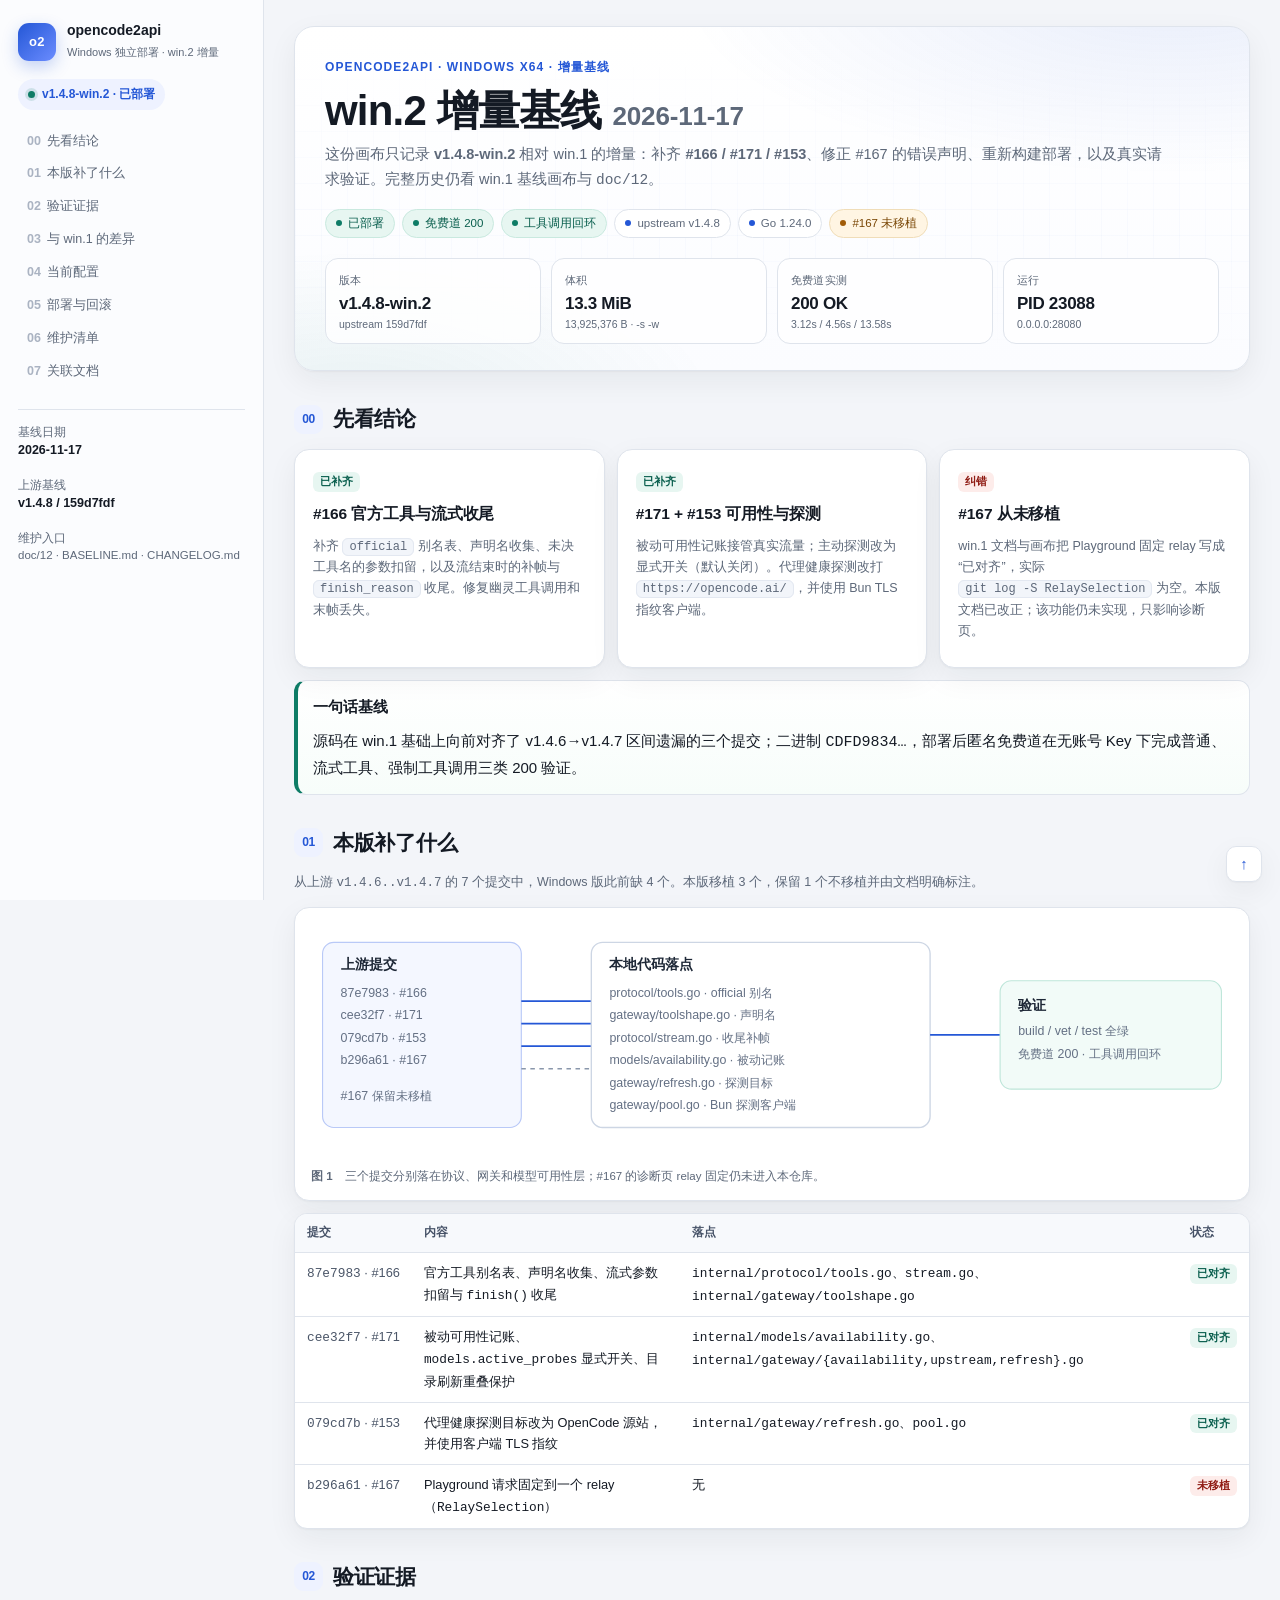
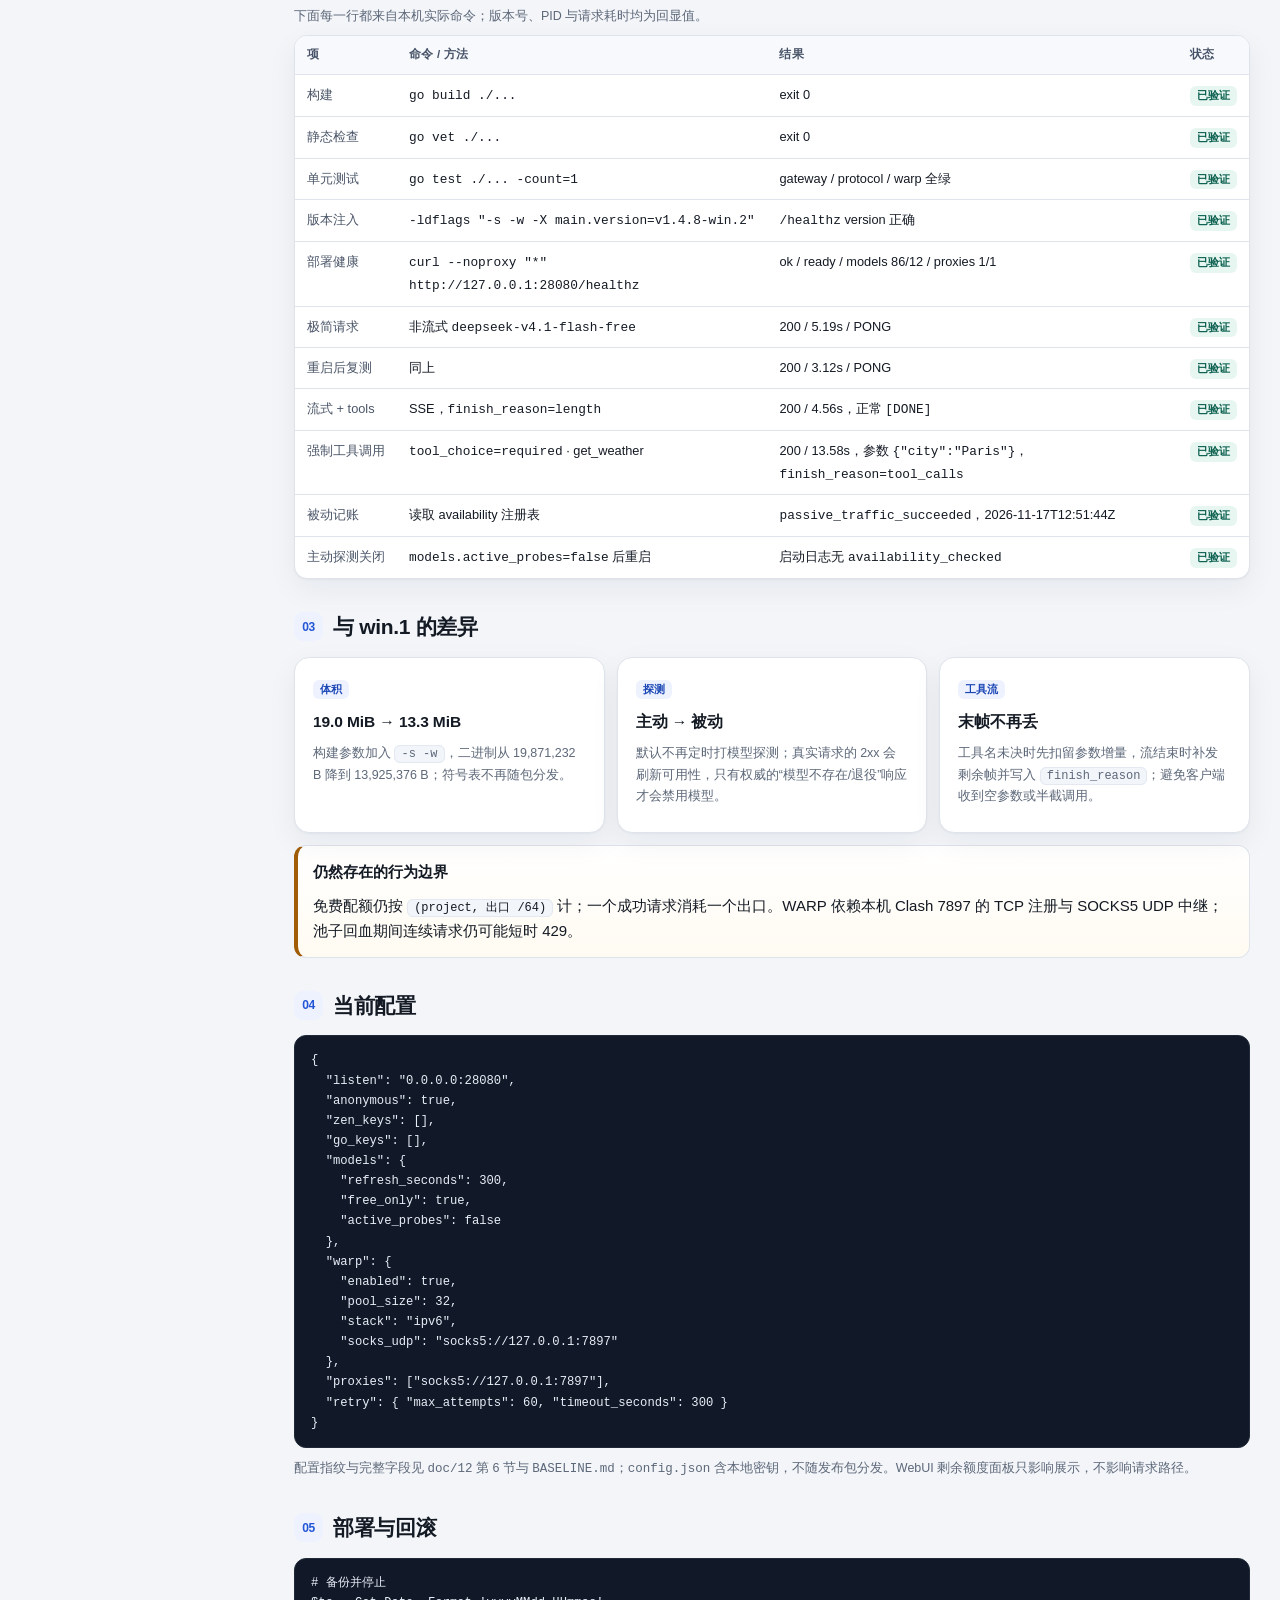
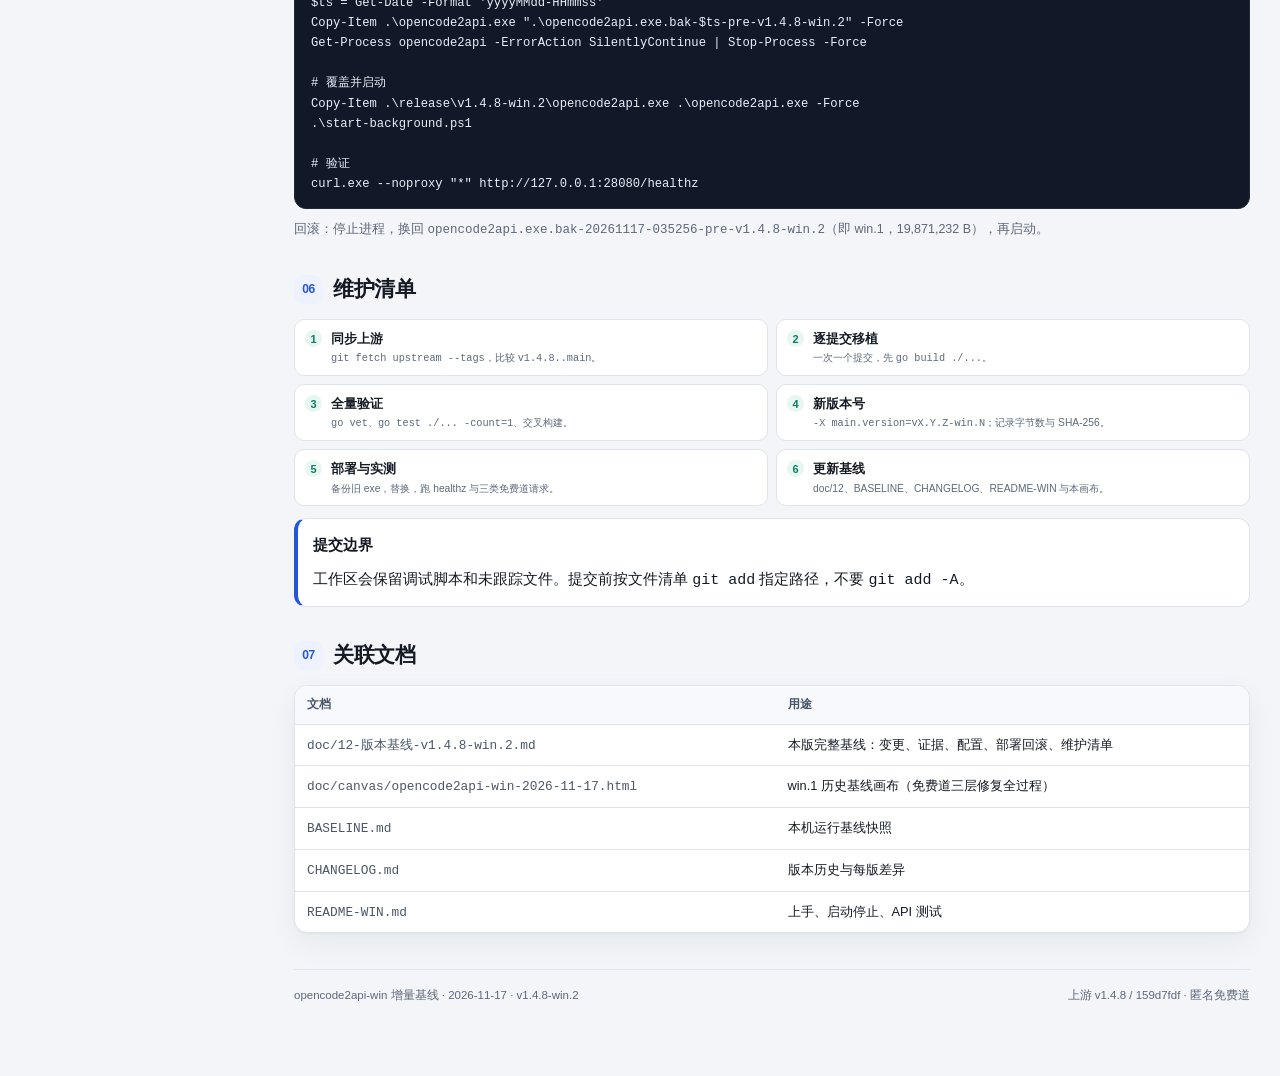
<file: doc/canvas/opencode2api-win-2026-11-17-v1.4.8-win.2.html>
<!doctype html>
<html lang="zh-CN">
<head>
<meta charset="utf-8">
<meta name="viewport" content="width=device-width, initial-scale=1">
<title>opencode2api-win 增量基线 · v1.4.8-win.2</title>
<style>
:root{
  --bg:#f3f5f9; --panel:#ffffff; --ink:#141a24; --muted:#5d6879; --line:#dfe4ec;
  --accent:#2457d6; --accent-soft:#eef2ff; --ok:#0e7c66; --ok-soft:#e7f6f1;
  --warn:#a15c07; --warn-soft:#fff5e3; --err:#b42318; --err-soft:#fdecea;
  --code:#111827; --code-ink:#e8eef8; --mono:ui-monospace,SFMono-Regular,Consolas,"Liberation Mono",Menlo,monospace;
  --shadow:0 1px 2px rgba(20,26,36,.04),0 10px 30px rgba(20,26,36,.06);
}
*{box-sizing:border-box}
html{scroll-behavior:smooth}
body{margin:0;background:var(--bg);color:var(--ink);font:15px/1.7 -apple-system,BlinkMacSystemFont,"Segoe UI","Noto Sans SC","Microsoft YaHei",sans-serif;-webkit-font-smoothing:antialiased}
a{color:var(--accent);text-decoration:none}
a:hover{text-decoration:underline}
.app{display:grid;grid-template-columns:264px minmax(0,1fr);min-height:100vh}
.sidebar{position:sticky;top:0;height:100vh;overflow:auto;padding:22px 18px;background:#fbfcfe;border-right:1px solid var(--line)}
.brand{display:flex;gap:11px;align-items:center;margin-bottom:18px}
.logo{width:38px;height:38px;border-radius:11px;display:grid;place-items:center;background:linear-gradient(135deg,#2457d6,#6b8cff);color:#fff;font-weight:800;font-size:13px;letter-spacing:.4px;box-shadow:0 6px 16px rgba(36,87,214,.25)}
.brand strong{display:block;font-size:14px;line-height:1.25}
.brand small{display:block;color:var(--muted);font-size:11px;margin-top:3px}
.ver{display:inline-flex;align-items:center;gap:7px;padding:5px 10px;border-radius:999px;background:var(--accent-soft);color:var(--accent);font-size:12px;font-weight:700;margin-bottom:16px}
.ver:before{content:"";width:7px;height:7px;border-radius:50%;background:var(--ok);box-shadow:0 0 0 3px rgba(14,124,102,.15)}
nav{display:flex;flex-direction:column;gap:2px}
nav a{padding:7px 9px;border-radius:8px;color:var(--muted);font-size:12.5px;line-height:1.35}
nav a:hover{background:#f0f3f9;color:var(--ink);text-decoration:none}
nav a b{color:#aab3c2;font-weight:600;display:inline-block;width:20px}
.side-foot{margin-top:22px;padding-top:14px;border-top:1px solid var(--line);color:var(--muted);font-size:11.5px;line-height:1.5}
.side-foot strong{color:var(--ink);font-size:12.5px}
main{min-width:0;padding:26px 30px 70px;max-width:1180px;margin:0 auto}
.hero{position:relative;overflow:hidden;border:1px solid var(--line);border-radius:20px;background:radial-gradient(700px 260px at 92% -10%,rgba(36,87,214,.10),transparent 70%),radial-gradient(520px 220px at 6% 110%,rgba(14,124,102,.08),transparent 70%),linear-gradient(180deg,#fff,#fbfcff);padding:30px 30px 26px;box-shadow:var(--shadow);margin-bottom:22px}
.hero:after{content:"";position:absolute;inset:0;pointer-events:none;opacity:.45;background-image:linear-gradient(rgba(36,87,214,.05) 1px,transparent 1px),linear-gradient(90deg,rgba(36,87,214,.05) 1px,transparent 1px);background-size:26px 26px;mask-image:linear-gradient(180deg,transparent,#000 60%,transparent)}
.eyebrow{color:var(--accent);font-size:12px;font-weight:700;letter-spacing:1.1px;text-transform:uppercase;position:relative;z-index:1}
h1{position:relative;z-index:1;font-size:clamp(27px,4vw,42px);line-height:1.12;margin:10px 0 8px;letter-spacing:-.8px}
h1 span{color:var(--muted);font-weight:600;font-size:.62em;letter-spacing:-.2px;white-space:nowrap}
.lede{position:relative;z-index:1;margin:0;color:var(--muted);max-width:840px;font-size:14.5px}
.badges{position:relative;z-index:1;display:flex;flex-wrap:wrap;gap:7px;margin:16px 0 20px}
.badge{display:inline-flex;align-items:center;gap:6px;border:1px solid var(--line);background:#fff;border-radius:999px;padding:4px 10px;font-size:11.5px;color:var(--muted)}
.badge:before{content:"";width:6px;height:6px;border-radius:50%;background:var(--accent)}
.badge.ok{background:var(--ok-soft);border-color:#c9e9df;color:#0a5f4e}.badge.ok:before{background:var(--ok)}
.badge.warn{background:var(--warn-soft);border-color:#f0ddb8;color:#7a4706}.badge.warn:before{background:var(--warn)}
.hero-grid{position:relative;z-index:1;display:grid;grid-template-columns:repeat(4,minmax(0,1fr));gap:10px}
.stat{border:1px solid var(--line);background:rgba(255,255,255,.82);border-radius:13px;padding:12px 13px}
.stat span{display:block;color:var(--muted);font-size:11px;letter-spacing:.2px}
.stat strong{display:block;font-size:17px;line-height:1.3;margin:3px 0 2px;letter-spacing:-.3px}
.stat small{display:block;color:var(--muted);font-size:10.5px;line-height:1.35}
section{margin:30px 0 0;scroll-margin-top:18px}
h2{display:flex;align-items:center;gap:10px;margin:0 0 12px;font-size:21px;letter-spacing:-.3px}
h2 .num{display:inline-grid;place-items:center;width:29px;height:29px;border-radius:9px;background:var(--accent-soft);color:var(--accent);font-size:12px;font-weight:800;flex:none}
h3{margin:20px 0 8px;font-size:15.5px;letter-spacing:-.1px}
p{margin:8px 0}
.muted{color:var(--muted)}
.small{font-size:12.5px}
.card{border:1px solid var(--line);background:var(--panel);border-radius:15px;padding:17px 18px;box-shadow:var(--shadow)}
.grid{display:grid;gap:12px}
.g2{grid-template-columns:repeat(2,minmax(0,1fr))}
.g3{grid-template-columns:repeat(3,minmax(0,1fr))}
.g4{grid-template-columns:repeat(4,minmax(0,1fr))}
.callout{border:1px solid var(--line);border-left:4px solid var(--accent);border-radius:12px;background:#fff;padding:13px 15px;margin:12px 0}
.callout.ok{border-left-color:var(--ok);background:linear-gradient(180deg,#fff,#f7fdfa)}
.callout.warn{border-left-color:var(--warn);background:linear-gradient(180deg,#fff,#fffbf2)}
.callout.err{border-left-color:var(--err);background:linear-gradient(180deg,#fff,#fff7f6)}
.callout strong{display:block;margin-bottom:3px}
.callout p:last-child{margin-bottom:0}
.k{font-family:var(--mono);font-size:12px;background:#f2f5fa;border:1px solid #e3e8f1;border-radius:6px;padding:1px 6px;white-space:nowrap}
.mono{font-family:var(--mono)}
.table-wrap{overflow:auto;border:1px solid var(--line);border-radius:13px;background:#fff;box-shadow:var(--shadow)}
table{width:100%;border-collapse:collapse;font-size:12.8px;min-width:620px}
th,td{padding:9px 12px;text-align:left;vertical-align:top;border-bottom:1px solid var(--line)}
th{background:#f7f9fc;color:#465267;font-size:11.5px;letter-spacing:.3px;font-weight:700;white-space:nowrap}
td:first-child{white-space:nowrap;color:#4b5668}
tbody tr:last-child td{border-bottom:0}
tbody tr:hover td{background:#fbfcff}
.tag{display:inline-block;border-radius:6px;padding:1px 7px;font-size:10.5px;font-weight:700;line-height:1.7;white-space:nowrap}
.tag.ok{background:var(--ok-soft);color:#0a5f4e}
.tag.info{background:var(--accent-soft);color:#1b47b5}
.tag.warn{background:var(--warn-soft);color:#7a4706}
.tag.err{background:var(--err-soft);color:#8f1b13}
.tag.gray{background:#f0f3f8;color:#576274}
pre{margin:10px 0;background:var(--code);color:var(--code-ink);border-radius:12px;padding:14px 16px;overflow:auto;font:12.2px/1.65 var(--mono);border:1px solid #1f2937}
pre code{font:inherit;white-space:pre}
.diagram{border:1px solid var(--line);border-radius:15px;background:#fff;padding:14px;box-shadow:var(--shadow);overflow:auto}
.diagram svg{display:block;width:100%;height:auto;min-width:640px}
.caption{color:var(--muted);font-size:11.5px;margin:8px 2px 0}
.svg-box{fill:#fff;stroke:#cdd6e4;stroke-width:1.2}
.svg-box-accent{fill:#f4f7ff;stroke:#b9c9f7}
.svg-box-ok{fill:#f2fbf8;stroke:#bfe6da}
.svg-title{font:700 12.5px "Segoe UI","Noto Sans SC",sans-serif;fill:#1d2736}
.svg-sub{font:11px "Segoe UI","Noto Sans SC",sans-serif;fill:#647084}
.svg-arrow{stroke:#8a97ab;stroke-width:1.4;fill:none}
.svg-arrow-accent{stroke:#2457d6;stroke-width:1.6;fill:none}
.checks{display:grid;grid-template-columns:repeat(2,minmax(0,1fr));gap:8px;margin:8px 0}
.check{display:flex;gap:9px;align-items:flex-start;border:1px solid var(--line);border-radius:10px;padding:9px 10px;background:#fff;font-size:12.3px}
.check .mark{width:17px;height:17px;border-radius:50%;background:var(--ok-soft);color:var(--ok);display:grid;place-items:center;font-size:11px;font-weight:800;flex:none;margin-top:1px}
.check .mark.w{background:var(--warn-soft);color:var(--warn)}
.check b{display:block;font-size:12.5px}
.check small{display:block;color:var(--muted);line-height:1.45;margin-top:1px}
.footer{margin-top:36px;padding-top:16px;border-top:1px solid var(--line);color:var(--muted);font-size:11.5px;display:flex;justify-content:space-between;gap:16px;flex-wrap:wrap}
.to-top{position:fixed;right:18px;bottom:18px;width:36px;height:36px;border-radius:10px;display:grid;place-items:center;background:#fff;border:1px solid var(--line);color:var(--accent);box-shadow:var(--shadow);font-size:15px}
.to-top:hover{text-decoration:none;background:var(--accent-soft)}
@media (max-width:980px){
  .app{grid-template-columns:1fr}
  .sidebar{position:relative;height:auto;border-right:0;border-bottom:1px solid var(--line);padding:16px 18px}
  nav{flex-direction:row;overflow:auto;gap:4px;padding-bottom:2px}
  nav a{white-space:nowrap;background:#f4f7fb}
  .side-foot{display:none}
  main{padding:20px 16px 54px}
  .hero{padding:24px 18px 20px;border-radius:16px}
  .hero-grid{grid-template-columns:repeat(2,minmax(0,1fr))}
  .g3,.g4{grid-template-columns:repeat(2,minmax(0,1fr))}
}
@media (max-width:620px){.g2,.g3,.g4,.checks{grid-template-columns:1fr}h1 span{display:block;margin-top:4px}}
@media print{.sidebar,.to-top{display:none}.app{display:block}main{max-width:none;padding:0}body{background:#fff}.hero,.card,.diagram,.table-wrap{box-shadow:none}section{break-inside:avoid}}
</style>
</head>
<body>
<div class="app">
<aside class="sidebar">
  <div class="brand">
    <div class="logo">o2</div>
    <div><strong>opencode2api</strong><small>Windows 独立部署 · win.2 增量</small></div>
  </div>
  <div class="ver">v1.4.8-win.2 · 已部署</div>
  <nav>
    <a href="#summary"><b>00</b>先看结论</a>
    <a href="#changes"><b>01</b>本版补了什么</a>
    <a href="#evidence"><b>02</b>验证证据</a>
    <a href="#delta"><b>03</b>与 win.1 的差异</a>
    <a href="#config"><b>04</b>当前配置</a>
    <a href="#deploy"><b>05</b>部署与回滚</a>
    <a href="#maintain"><b>06</b>维护清单</a>
    <a href="#links"><b>07</b>关联文档</a>
  </nav>
  <div class="side-foot">
    基线日期<br><strong>2026-11-17</strong><br><br>
    上游基线<br><strong>v1.4.8 / 159d7fdf</strong><br><br>
    维护入口<br>doc/12 · BASELINE.md · CHANGELOG.md
  </div>
</aside>

<main>
<header class="hero">
  <div class="eyebrow">opencode2api · Windows x64 · 增量基线</div>
  <h1>win.2 增量基线 <span>2026-11-17</span></h1>
  <p class="lede">这份画布只记录 <b>v1.4.8-win.2</b> 相对 win.1 的增量：补齐 <b>#166 / #171 / #153</b>、修正 #167 的错误声明、重新构建部署，以及真实请求验证。完整历史仍看 win.1 基线画布与 <span class="mono">doc/12</span>。</p>
  <div class="badges">
    <span class="badge ok">已部署</span>
    <span class="badge ok">免费道 200</span>
    <span class="badge ok">工具调用回环</span>
    <span class="badge">upstream v1.4.8</span>
    <span class="badge">Go 1.24.0</span>
    <span class="badge warn">#167 未移植</span>
  </div>
  <div class="hero-grid">
    <div class="stat"><span>版本</span><strong>v1.4.8-win.2</strong><small>upstream 159d7fdf</small></div>
    <div class="stat"><span>体积</span><strong>13.3 MiB</strong><small>13,925,376 B · -s -w</small></div>
    <div class="stat"><span>免费道实测</span><strong>200 OK</strong><small>3.12s / 4.56s / 13.58s</small></div>
    <div class="stat"><span>运行</span><strong>PID 23088</strong><small>0.0.0.0:28080</small></div>
  </div>
</header>

<section id="summary">
  <h2><span class="num">00</span>先看结论</h2>
  <div class="grid g3">
    <div class="card">
      <span class="tag ok">已补齐</span>
      <h3 style="margin-top:9px">#166 官方工具与流式收尾</h3>
      <p class="small muted">补齐 <span class="k">official</span> 别名表、声明名收集、未决工具名的参数扣留，以及流结束时的补帧与 <span class="k">finish_reason</span> 收尾。修复幽灵工具调用和末帧丢失。</p>
    </div>
    <div class="card">
      <span class="tag ok">已补齐</span>
      <h3 style="margin-top:9px">#171 + #153 可用性与探测</h3>
      <p class="small muted">被动可用性记账接管真实流量；主动探测改为显式开关（默认关闭）。代理健康探测改打 <span class="k">https://opencode.ai/</span>，并使用 Bun TLS 指纹客户端。</p>
    </div>
    <div class="card">
      <span class="tag err">纠错</span>
      <h3 style="margin-top:9px">#167 从未移植</h3>
      <p class="small muted">win.1 文档与画布把 Playground 固定 relay 写成“已对齐”，实际 <span class="k">git log -S RelaySelection</span> 为空。本版文档已改正；该功能仍未实现，只影响诊断页。</p>
    </div>
  </div>
  <div class="callout ok">
    <strong>一句话基线</strong>
    <p>源码在 win.1 基础上向前对齐了 v1.4.6→v1.4.7 区间遗漏的三个提交；二进制 <span class="mono">CDFD9834…</span>，部署后匿名免费道在无账号 Key 下完成普通、流式工具、强制工具调用三类 200 验证。</p>
  </div>
</section>

<section id="changes">
  <h2><span class="num">01</span>本版补了什么</h2>
  <p class="muted small">从上游 <span class="mono">v1.4.6..v1.4.7</span> 的 7 个提交中，Windows 版此前缺 4 个。本版移植 3 个，保留 1 个不移植并由文档明确标注。</p>
  <div class="diagram" style="margin-top:12px">
    <svg viewBox="0 0 820 210" role="img" aria-label="win.2 补丁落点图">
      <rect class="svg-box-accent" x="12" y="18" width="176" height="164" rx="10"/>
      <text class="svg-title" x="28" y="42">上游提交</text>
      <text class="svg-sub" x="28" y="66">87e7983 · #166</text>
      <text class="svg-sub" x="28" y="86">cee32f7 · #171</text>
      <text class="svg-sub" x="28" y="106">079cd7b · #153</text>
      <text class="svg-sub" x="28" y="126">b296a61 · #167</text>
      <text class="svg-sub" x="28" y="158" fill="#a15c07">#167 保留未移植</text>

      <path class="svg-arrow-accent" d="M188 70 H250"/>
      <path class="svg-arrow-accent" d="M188 90 H250"/>
      <path class="svg-arrow-accent" d="M188 110 H250"/>
      <path class="svg-arrow" d="M188 130 H250" stroke-dasharray="4 4"/>

      <rect class="svg-box" x="250" y="18" width="300" height="164" rx="10"/>
      <text class="svg-title" x="266" y="42">本地代码落点</text>
      <text class="svg-sub" x="266" y="66">protocol/tools.go · official 别名</text>
      <text class="svg-sub" x="266" y="86">gateway/toolshape.go · 声明名</text>
      <text class="svg-sub" x="266" y="106">protocol/stream.go · 收尾补帧</text>
      <text class="svg-sub" x="266" y="126">models/availability.go · 被动记账</text>
      <text class="svg-sub" x="266" y="146">gateway/refresh.go · 探测目标</text>
      <text class="svg-sub" x="266" y="166">gateway/pool.go · Bun 探测客户端</text>

      <path class="svg-arrow-accent" d="M550 100 H612"/>

      <rect class="svg-box-ok" x="612" y="52" width="196" height="96" rx="10"/>
      <text class="svg-title" x="628" y="78">验证</text>
      <text class="svg-sub" x="628" y="100">build / vet / test 全绿</text>
      <text class="svg-sub" x="628" y="120">免费道 200 · 工具调用回环</text>
    </svg>
    <p class="caption"><b>图 1</b>　三个提交分别落在协议、网关和模型可用性层；#167 的诊断页 relay 固定仍未进入本仓库。</p>
  </div>

  <div class="table-wrap" style="margin-top:12px">
    <table>
      <thead><tr><th>提交</th><th>内容</th><th>落点</th><th>状态</th></tr></thead>
      <tbody>
        <tr><td><span class="mono">87e7983</span> · #166</td><td>官方工具别名表、声明名收集、流式参数扣留与 <span class="mono">finish()</span> 收尾</td><td><span class="mono">internal/protocol/tools.go</span>、<span class="mono">stream.go</span>、<span class="mono">internal/gateway/toolshape.go</span></td><td><span class="tag ok">已对齐</span></td></tr>
        <tr><td><span class="mono">cee32f7</span> · #171</td><td>被动可用性记账、<span class="mono">models.active_probes</span> 显式开关、目录刷新重叠保护</td><td><span class="mono">internal/models/availability.go</span>、<span class="mono">internal/gateway/{availability,upstream,refresh}.go</span></td><td><span class="tag ok">已对齐</span></td></tr>
        <tr><td><span class="mono">079cd7b</span> · #153</td><td>代理健康探测目标改为 OpenCode 源站，并使用客户端 TLS 指纹</td><td><span class="mono">internal/gateway/refresh.go</span>、<span class="mono">pool.go</span></td><td><span class="tag ok">已对齐</span></td></tr>
        <tr><td><span class="mono">b296a61</span> · #167</td><td>Playground 请求固定到一个 relay（<span class="mono">RelaySelection</span>）</td><td>无</td><td><span class="tag err">未移植</span></td></tr>
      </tbody>
    </table>
  </div>
</section>

<section id="evidence">
  <h2><span class="num">02</span>验证证据</h2>
  <p class="muted small">下面每一行都来自本机实际命令；版本号、PID 与请求耗时均为回显值。</p>
  <div class="table-wrap">
    <table>
      <thead><tr><th>项</th><th>命令 / 方法</th><th>结果</th><th>状态</th></tr></thead>
      <tbody>
        <tr><td>构建</td><td><span class="mono">go build ./...</span></td><td>exit 0</td><td><span class="tag ok">已验证</span></td></tr>
        <tr><td>静态检查</td><td><span class="mono">go vet ./...</span></td><td>exit 0</td><td><span class="tag ok">已验证</span></td></tr>
        <tr><td>单元测试</td><td><span class="mono">go test ./... -count=1</span></td><td>gateway / protocol / warp 全绿</td><td><span class="tag ok">已验证</span></td></tr>
        <tr><td>版本注入</td><td><span class="mono">-ldflags "-s -w -X main.version=v1.4.8-win.2"</span></td><td><span class="mono">/healthz</span> version 正确</td><td><span class="tag ok">已验证</span></td></tr>
        <tr><td>部署健康</td><td><span class="mono">curl --noproxy "*" http://127.0.0.1:28080/healthz</span></td><td>ok / ready / models 86/12 / proxies 1/1</td><td><span class="tag ok">已验证</span></td></tr>
        <tr><td>极简请求</td><td>非流式 <span class="mono">deepseek-v4.1-flash-free</span></td><td>200 / 5.19s / PONG</td><td><span class="tag ok">已验证</span></td></tr>
        <tr><td>重启后复测</td><td>同上</td><td>200 / 3.12s / PONG</td><td><span class="tag ok">已验证</span></td></tr>
        <tr><td>流式 + tools</td><td>SSE，<span class="mono">finish_reason=length</span></td><td>200 / 4.56s，正常 <span class="mono">[DONE]</span></td><td><span class="tag ok">已验证</span></td></tr>
        <tr><td>强制工具调用</td><td><span class="mono">tool_choice=required</span> · get_weather</td><td>200 / 13.58s，参数 <span class="mono">{"city":"Paris"}</span>，<span class="mono">finish_reason=tool_calls</span></td><td><span class="tag ok">已验证</span></td></tr>
        <tr><td>被动记账</td><td>读取 availability 注册表</td><td><span class="mono">passive_traffic_succeeded</span>，2026-11-17T12:51:44Z</td><td><span class="tag ok">已验证</span></td></tr>
        <tr><td>主动探测关闭</td><td><span class="mono">models.active_probes=false</span> 后重启</td><td>启动日志无 <span class="mono">availability_checked</span></td><td><span class="tag ok">已验证</span></td></tr>
      </tbody>
    </table>
  </div>
</section>

<section id="delta">
  <h2><span class="num">03</span>与 win.1 的差异</h2>
  <div class="grid g3">
    <div class="card"><span class="tag info">体积</span><h3 style="margin-top:9px">19.0 MiB → 13.3 MiB</h3><p class="small muted">构建参数加入 <span class="k">-s -w</span>，二进制从 19,871,232 B 降到 13,925,376 B；符号表不再随包分发。</p></div>
    <div class="card"><span class="tag info">探测</span><h3 style="margin-top:9px">主动 → 被动</h3><p class="small muted">默认不再定时打模型探测；真实请求的 2xx 会刷新可用性，只有权威的“模型不存在/退役”响应才会禁用模型。</p></div>
    <div class="card"><span class="tag info">工具流</span><h3 style="margin-top:9px">末帧不再丢</h3><p class="small muted">工具名未决时先扣留参数增量，流结束时补发剩余帧并写入 <span class="k">finish_reason</span>；避免客户端收到空参数或半截调用。</p></div>
  </div>
  <div class="callout warn">
    <strong>仍然存在的行为边界</strong>
    <p>免费配额仍按 <span class="k">(project, 出口 /64)</span> 计；一个成功请求消耗一个出口。WARP 依赖本机 Clash 7897 的 TCP 注册与 SOCKS5 UDP 中继；池子回血期间连续请求仍可能短时 429。</p>
  </div>
</section>

<section id="config">
  <h2><span class="num">04</span>当前配置</h2>
  <pre><code>{
  "listen": "0.0.0.0:28080",
  "anonymous": true,
  "zen_keys": [],
  "go_keys": [],
  "models": {
    "refresh_seconds": 300,
    "free_only": true,
    "active_probes": false
  },
  "warp": {
    "enabled": true,
    "pool_size": 32,
    "stack": "ipv6",
    "socks_udp": "socks5://127.0.0.1:7897"
  },
  "proxies": ["socks5://127.0.0.1:7897"],
  "retry": { "max_attempts": 60, "timeout_seconds": 300 }
}</code></pre>
  <p class="muted small">配置指纹与完整字段见 <span class="mono">doc/12</span> 第 6 节与 <span class="mono">BASELINE.md</span>；<span class="mono">config.json</span> 含本地密钥，不随发布包分发。WebUI 剩余额度面板只影响展示，不影响请求路径。</p>
</section>

<section id="deploy">
  <h2><span class="num">05</span>部署与回滚</h2>
  <pre><code># 备份并停止
$ts = Get-Date -Format 'yyyyMMdd-HHmmss'
Copy-Item .\opencode2api.exe ".\opencode2api.exe.bak-$ts-pre-v1.4.8-win.2" -Force
Get-Process opencode2api -ErrorAction SilentlyContinue | Stop-Process -Force

# 覆盖并启动
Copy-Item .\release\v1.4.8-win.2\opencode2api.exe .\opencode2api.exe -Force
.\start-background.ps1

# 验证
curl.exe --noproxy "*" http://127.0.0.1:28080/healthz</code></pre>
  <p class="small muted">回滚：停止进程，换回 <span class="mono">opencode2api.exe.bak-20261117-035256-pre-v1.4.8-win.2</span>（即 win.1，19,871,232 B），再启动。</p>
</section>

<section id="maintain">
  <h2><span class="num">06</span>维护清单</h2>
  <div class="checks">
    <div class="check"><span class="mark">1</span><div><b>同步上游</b><small><span class="mono">git fetch upstream --tags</span>，比较 <span class="mono">v1.4.8..main</span>。</small></div></div>
    <div class="check"><span class="mark">2</span><div><b>逐提交移植</b><small>一次一个提交，先 <span class="mono">go build ./...</span>。</small></div></div>
    <div class="check"><span class="mark">3</span><div><b>全量验证</b><small><span class="mono">go vet</span>、<span class="mono">go test ./... -count=1</span>、交叉构建。</small></div></div>
    <div class="check"><span class="mark">4</span><div><b>新版本号</b><small><span class="mono">-X main.version=vX.Y.Z-win.N</span>；记录字节数与 SHA-256。</small></div></div>
    <div class="check"><span class="mark">5</span><div><b>部署与实测</b><small>备份旧 exe，替换，跑 healthz 与三类免费道请求。</small></div></div>
    <div class="check"><span class="mark">6</span><div><b>更新基线</b><small>doc/12、BASELINE、CHANGELOG、README-WIN 与本画布。</small></div></div>
  </div>
  <div class="callout">
    <strong>提交边界</strong>
    <p>工作区会保留调试脚本和未跟踪文件。提交前按文件清单 <span class="mono">git add</span> 指定路径，不要 <span class="mono">git add -A</span>。</p>
  </div>
</section>

<section id="links">
  <h2><span class="num">07</span>关联文档</h2>
  <div class="table-wrap">
    <table>
      <thead><tr><th>文档</th><th>用途</th></tr></thead>
      <tbody>
        <tr><td><span class="mono">doc/12-版本基线-v1.4.8-win.2.md</span></td><td>本版完整基线：变更、证据、配置、部署回滚、维护清单</td></tr>
        <tr><td><span class="mono">doc/canvas/opencode2api-win-2026-11-17.html</span></td><td>win.1 历史基线画布（免费道三层修复全过程）</td></tr>
        <tr><td><span class="mono">BASELINE.md</span></td><td>本机运行基线快照</td></tr>
        <tr><td><span class="mono">CHANGELOG.md</span></td><td>版本历史与每版差异</td></tr>
        <tr><td><span class="mono">README-WIN.md</span></td><td>上手、启动停止、API 测试</td></tr>
      </tbody>
    </table>
  </div>
</section>

<div class="footer">
  <span>opencode2api-win 增量基线 · 2026-11-17 · v1.4.8-win.2</span>
  <span>上游 v1.4.8 / 159d7fdf · 匿名免费道</span>
</div>
</main>
</div>
<a class="to-top" href="#" aria-label="回到顶部">↑</a>
</body>
</html>
</file>
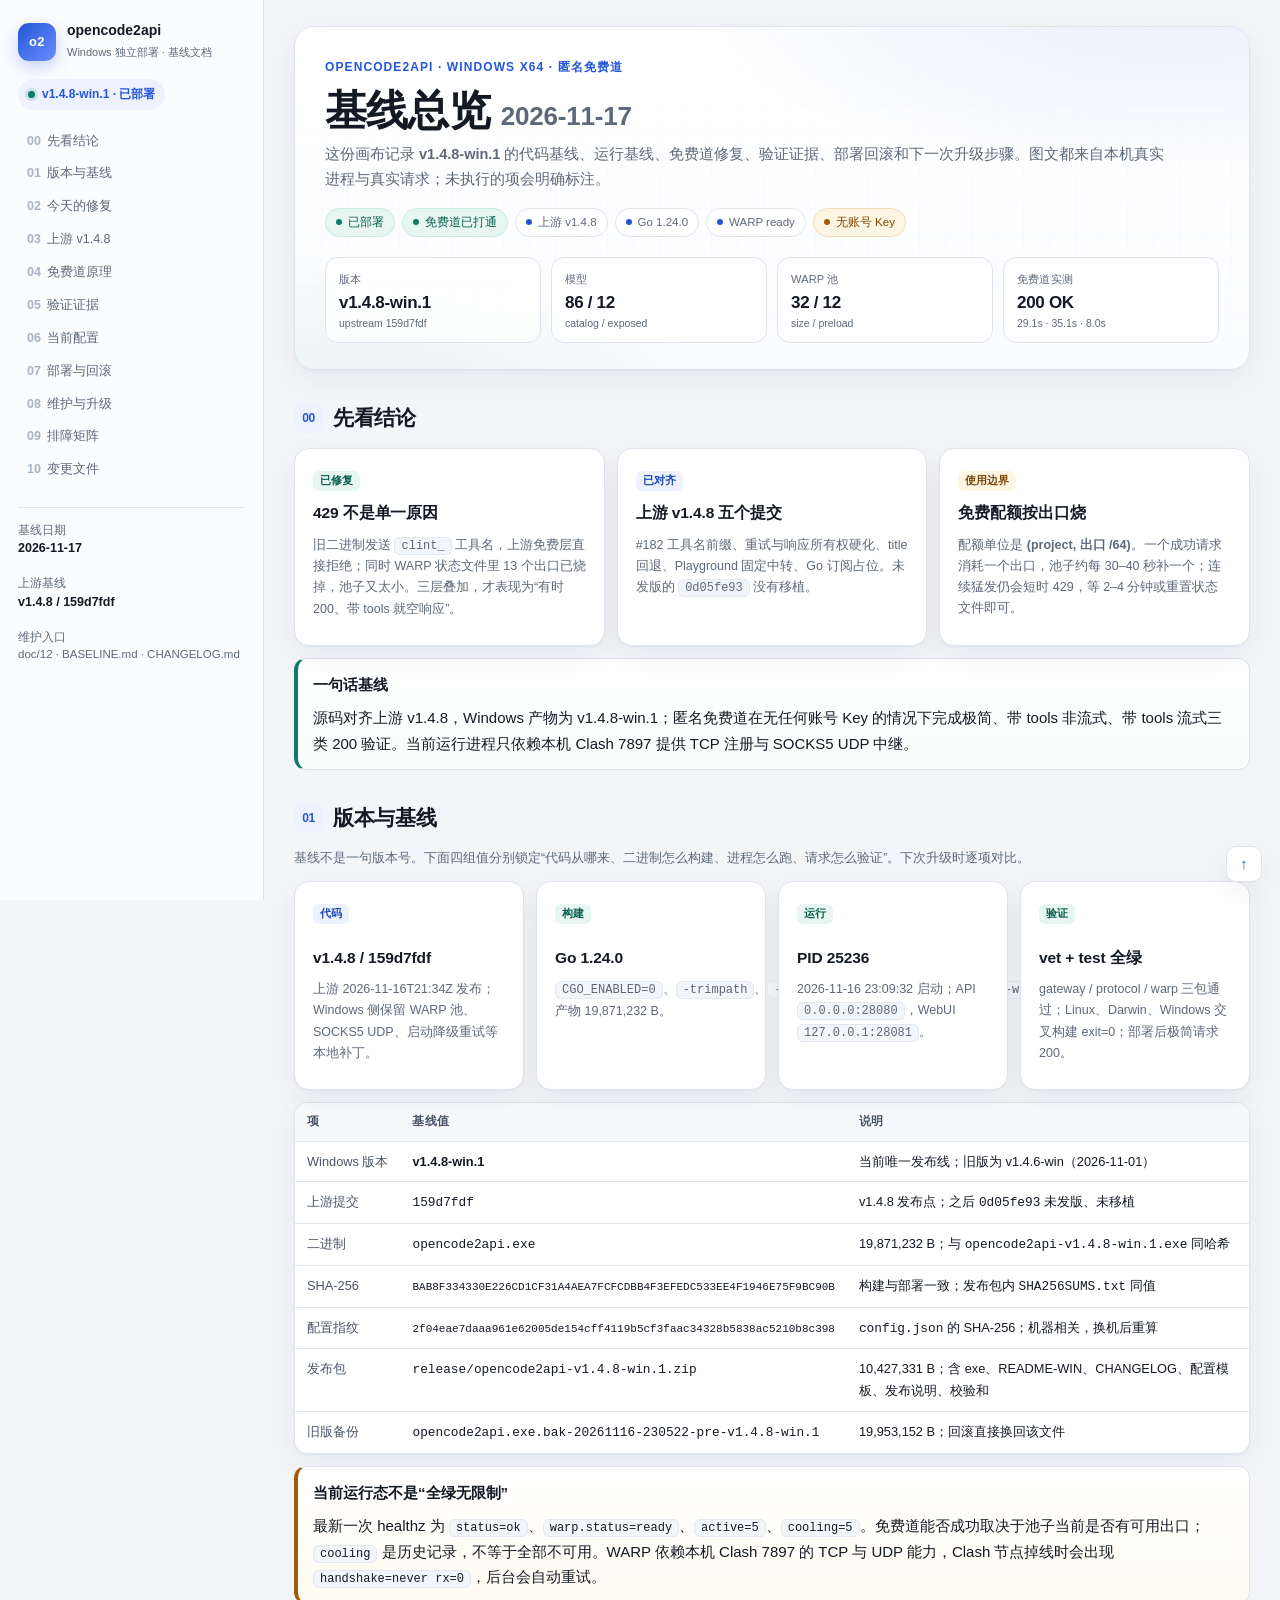
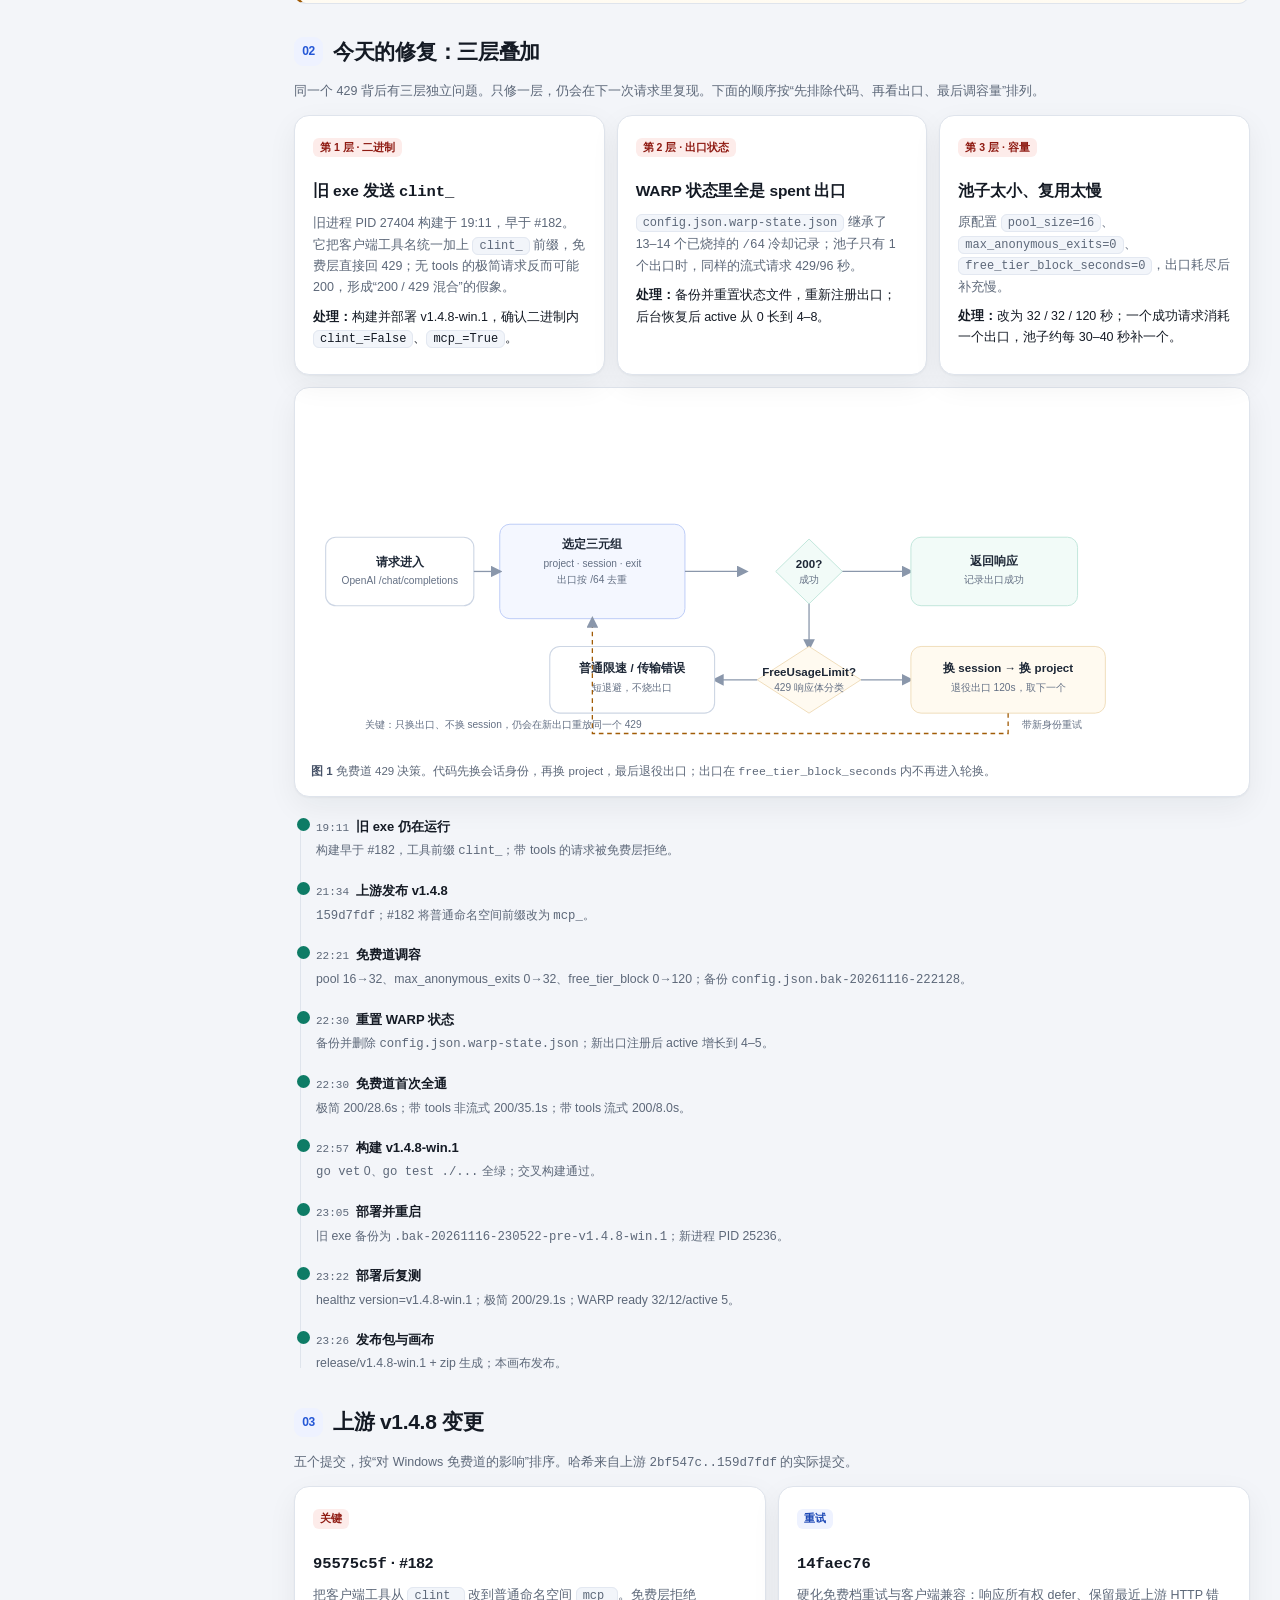
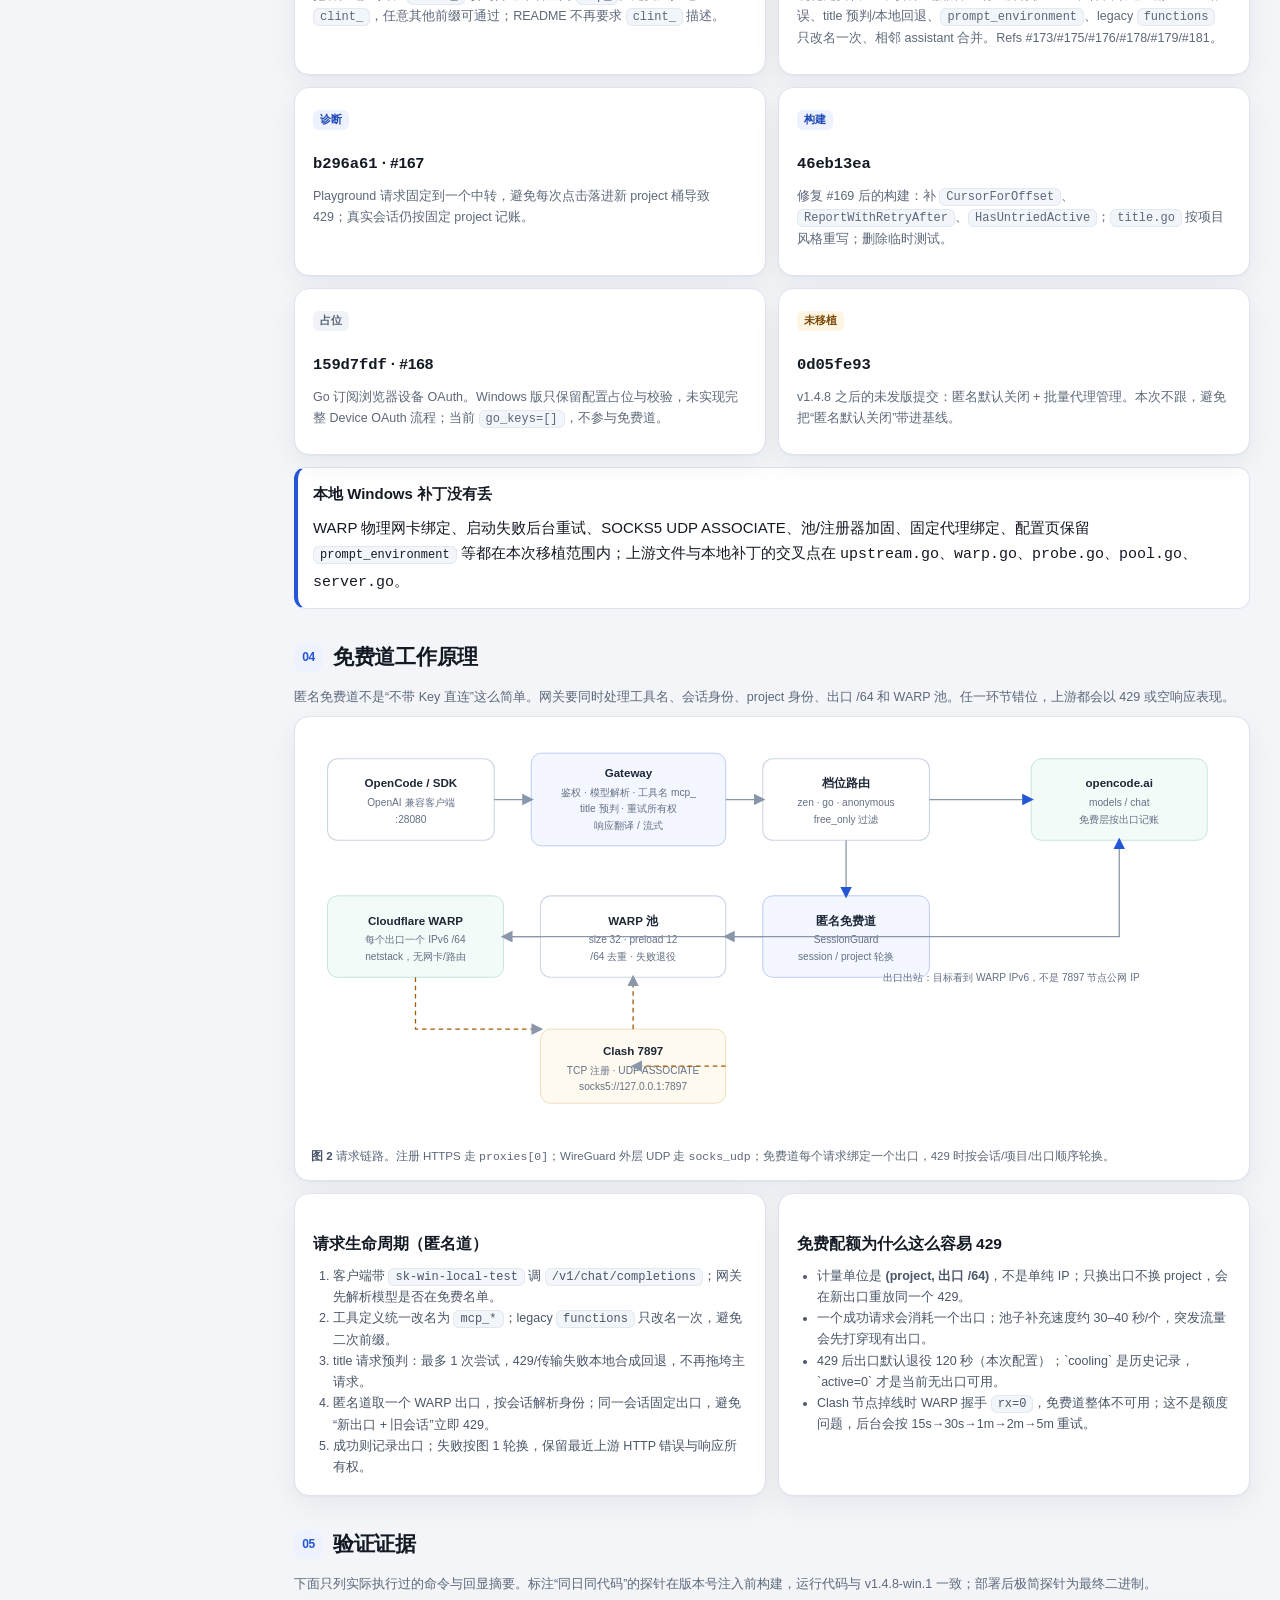
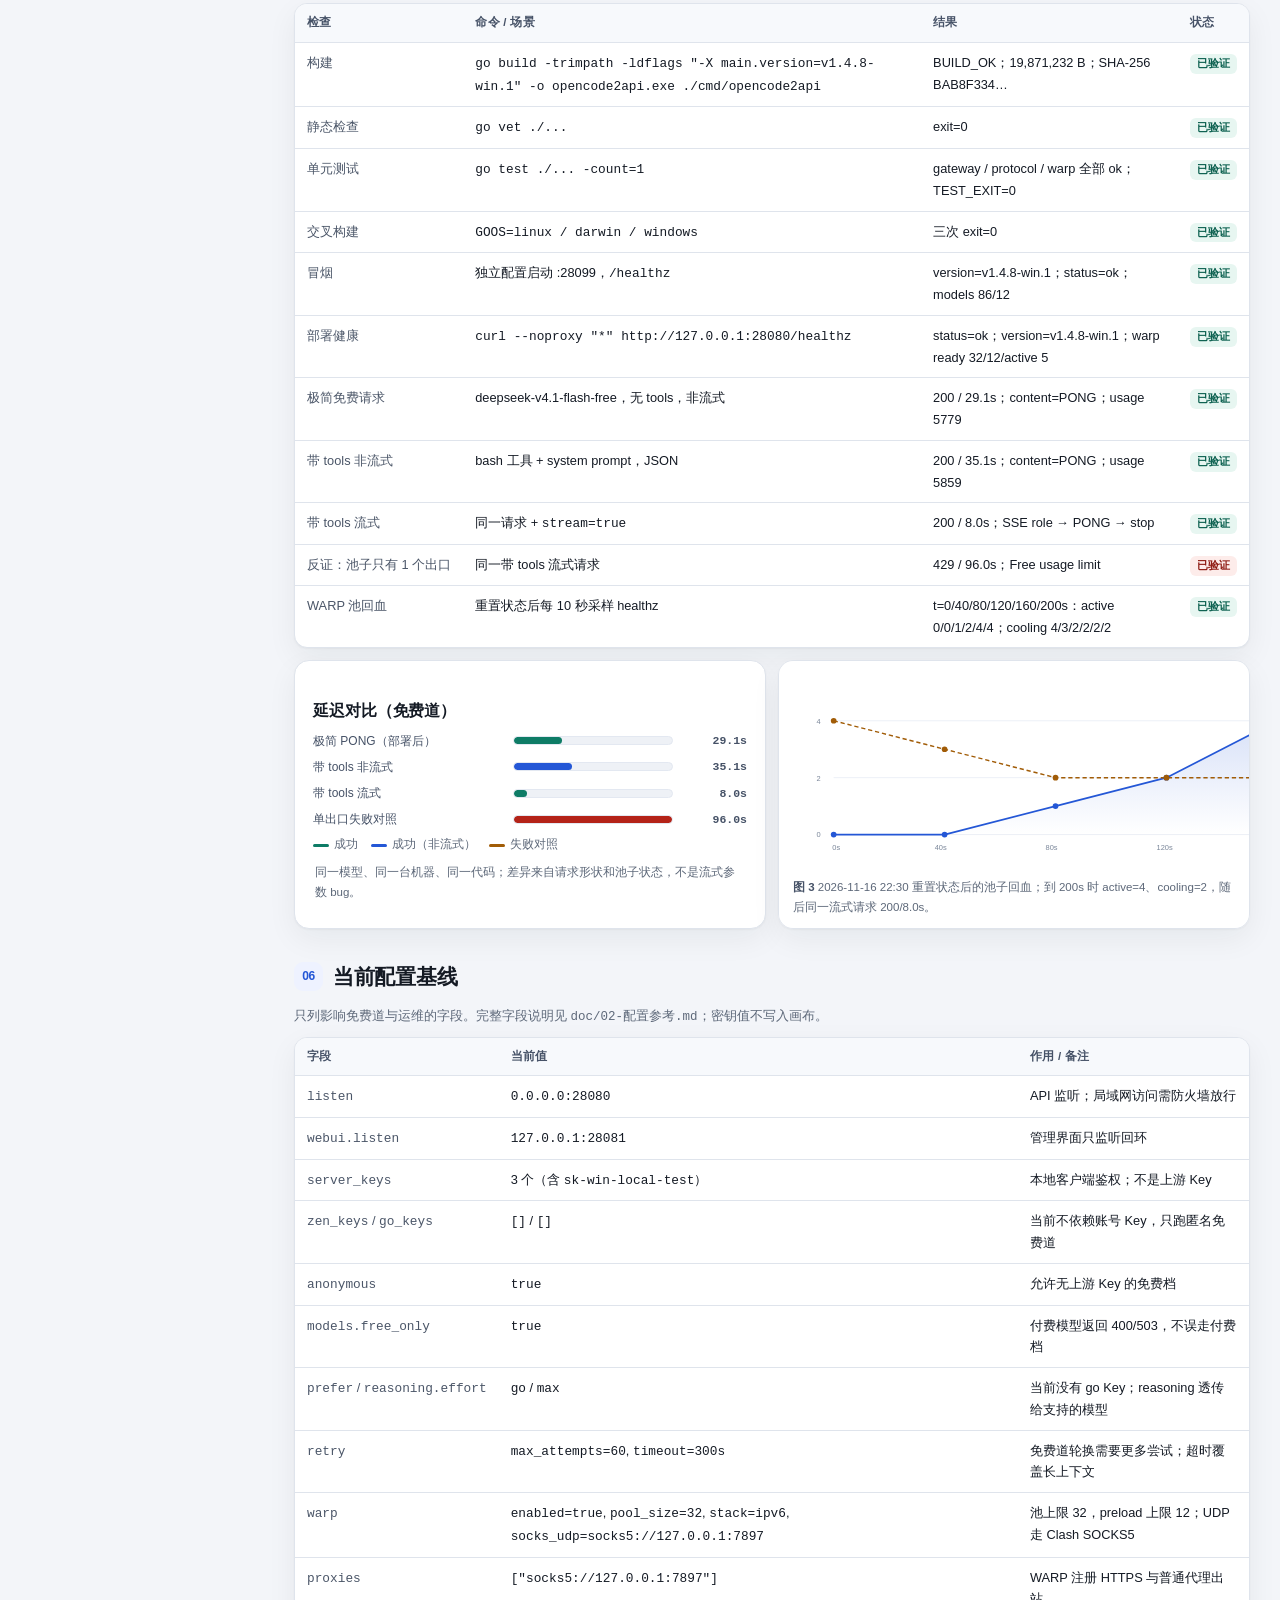
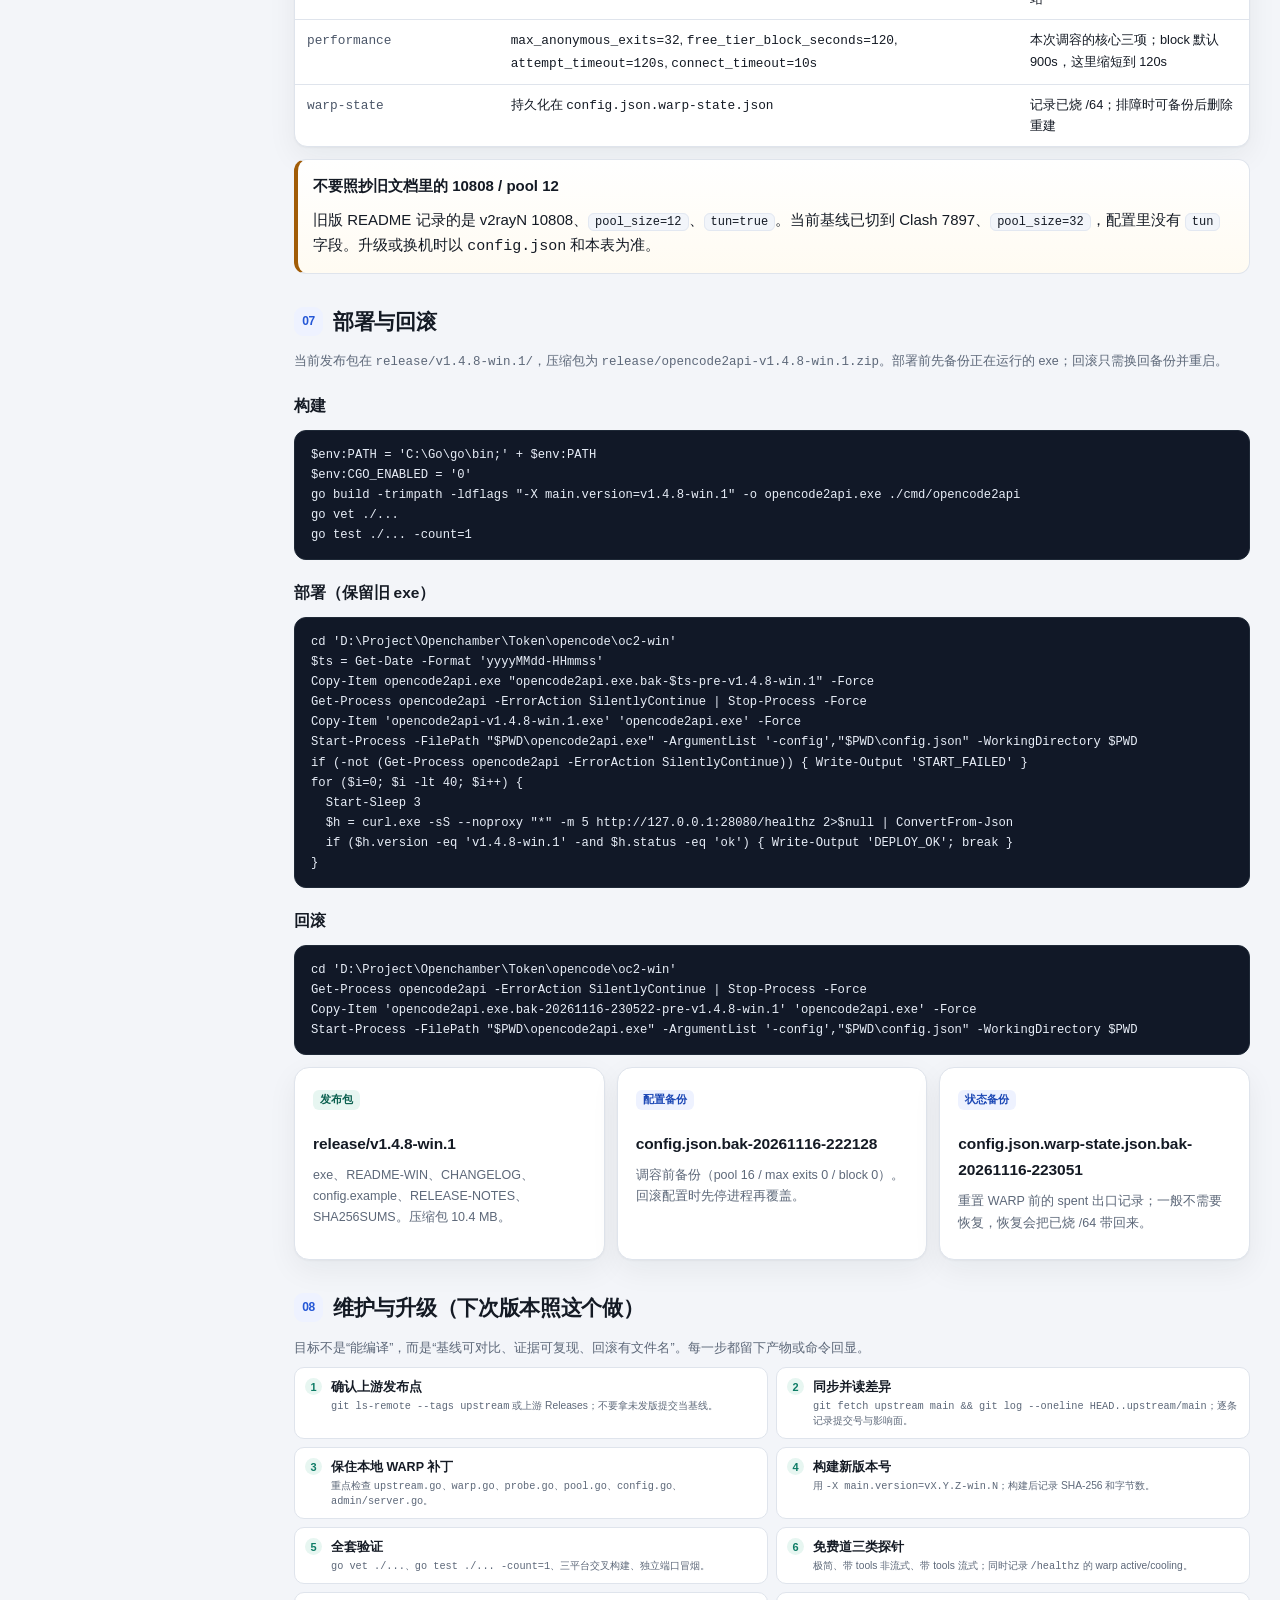
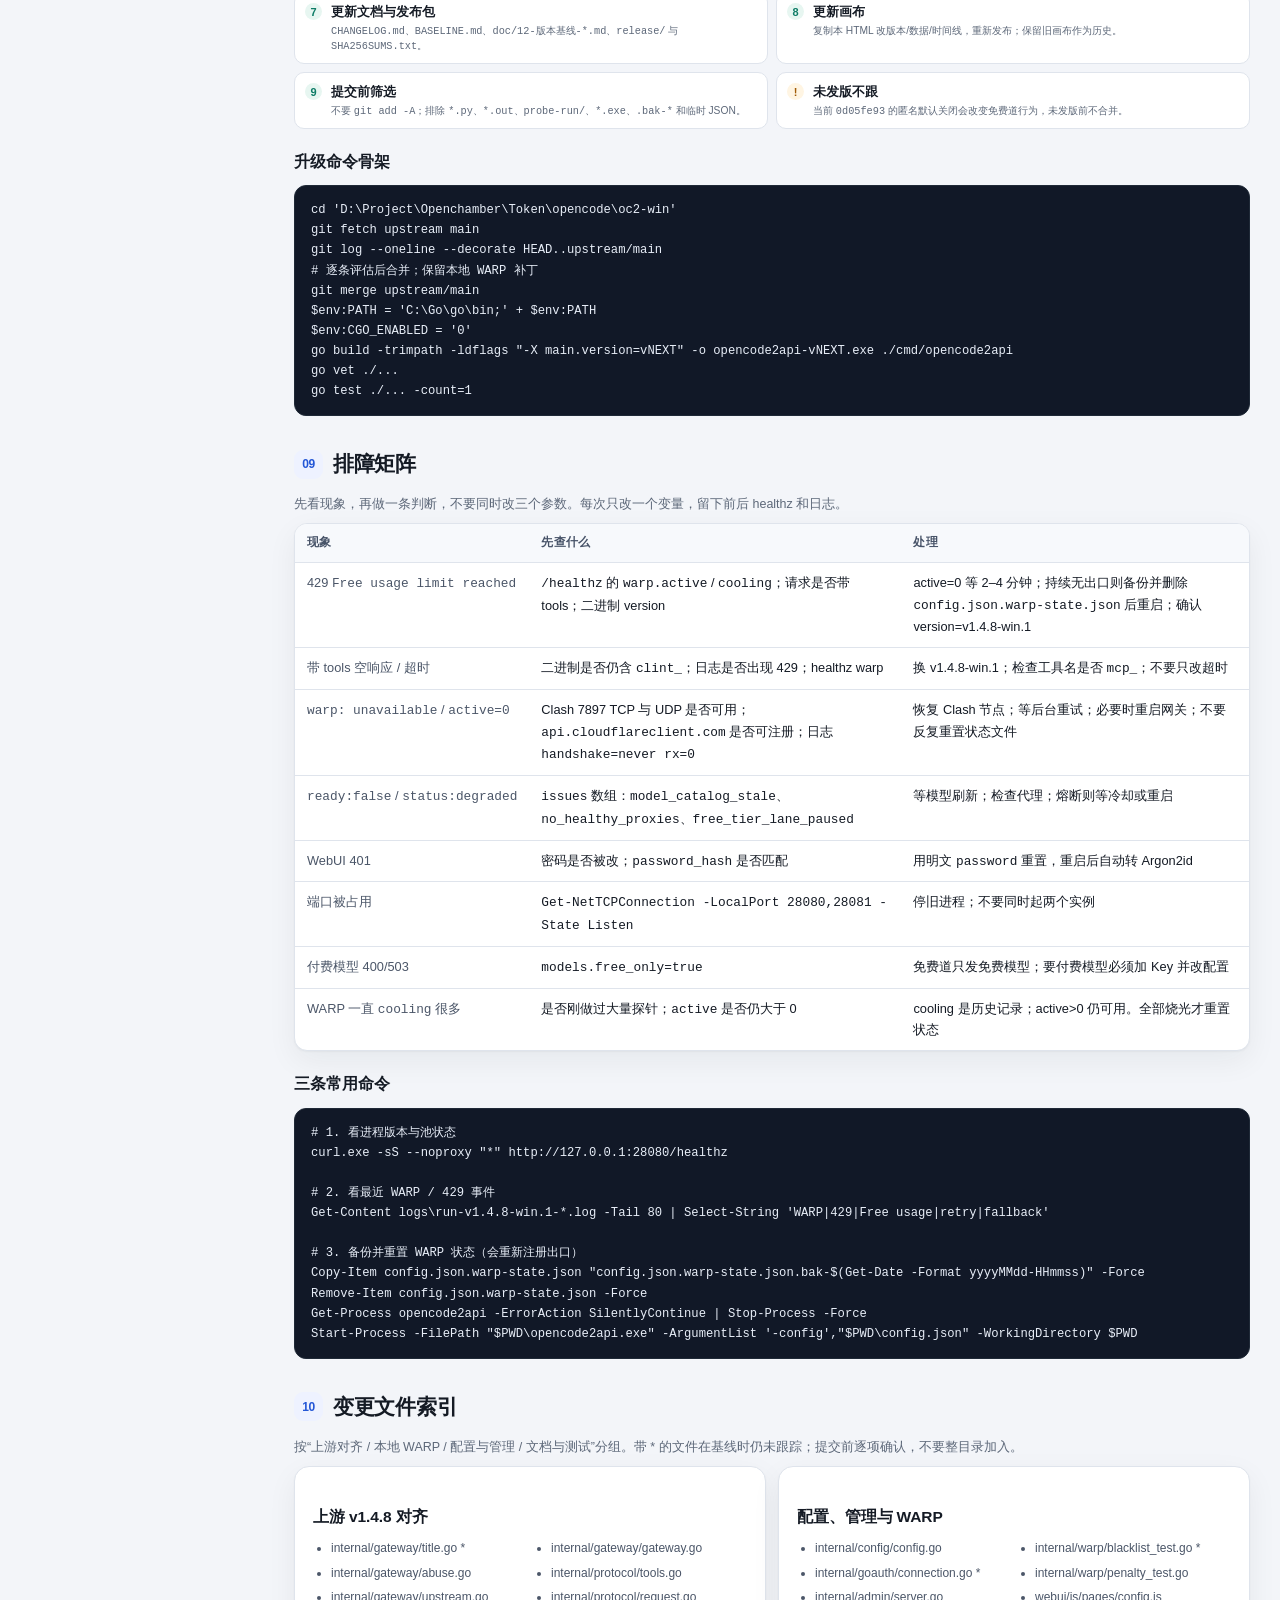
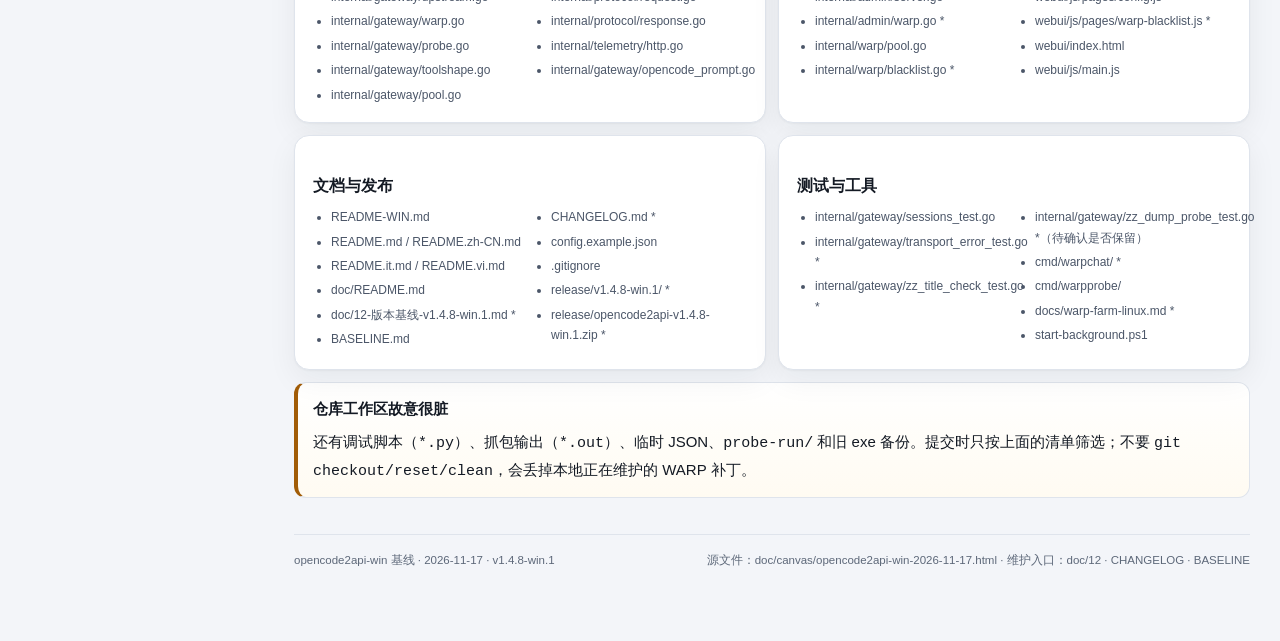
<file: doc/canvas/opencode2api-win-2026-11-17.html>
<!doctype html>
<html lang="zh-CN">
<head>
<meta charset="utf-8">
<meta name="viewport" content="width=device-width, initial-scale=1">
<title>opencode2api-win 基线总览 · 2026-11-17（v1.4.8-win.1）</title>
<style>
:root{
  --bg:#f3f5f9; --panel:#ffffff; --ink:#141a24; --muted:#5d6879; --line:#dfe4ec;
  --accent:#2457d6; --accent-soft:#eef2ff; --ok:#0e7c66; --ok-soft:#e7f6f1;
  --warn:#a15c07; --warn-soft:#fff5e3; --err:#b42318; --err-soft:#fdecea;
  --code:#111827; --code-ink:#e8eef8; --mono:ui-monospace,SFMono-Regular,Consolas,"Liberation Mono",Menlo,monospace;
  --shadow:0 1px 2px rgba(20,26,36,.04),0 10px 30px rgba(20,26,36,.06);
}
*{box-sizing:border-box}
html{scroll-behavior:smooth}
body{
  margin:0;background:var(--bg);color:var(--ink);
  font:15px/1.7 -apple-system,BlinkMacSystemFont,"Segoe UI","Noto Sans SC","Microsoft YaHei",sans-serif;
  -webkit-font-smoothing:antialiased;
}
a{color:var(--accent);text-decoration:none}
a:hover{text-decoration:underline}
.app{display:grid;grid-template-columns:264px minmax(0,1fr);min-height:100vh}
.sidebar{
  position:sticky;top:0;height:100vh;overflow:auto;padding:22px 18px;
  background:#fbfcfe;border-right:1px solid var(--line);
}
.brand{display:flex;gap:11px;align-items:center;margin-bottom:18px}
.logo{
  width:38px;height:38px;border-radius:11px;display:grid;place-items:center;
  background:linear-gradient(135deg,#2457d6,#6b8cff);color:#fff;font-weight:800;font-size:13px;letter-spacing:.4px;
  box-shadow:0 6px 16px rgba(36,87,214,.25)
}
.brand strong{display:block;font-size:14px;line-height:1.25}
.brand small{display:block;color:var(--muted);font-size:11px;margin-top:3px}
.ver{
  display:inline-flex;align-items:center;gap:7px;padding:5px 10px;border-radius:999px;
  background:var(--accent-soft);color:var(--accent);font-size:12px;font-weight:700;margin-bottom:16px
}
.ver:before{content:"";width:7px;height:7px;border-radius:50%;background:var(--ok);box-shadow:0 0 0 3px rgba(14,124,102,.15)}
nav{display:flex;flex-direction:column;gap:2px}
nav a{padding:7px 9px;border-radius:8px;color:var(--muted);font-size:12.5px;line-height:1.35}
nav a:hover{background:#f0f3f9;color:var(--ink);text-decoration:none}
nav a b{color:#aab3c2;font-weight:600;display:inline-block;width:20px}
.side-foot{margin-top:22px;padding-top:14px;border-top:1px solid var(--line);color:var(--muted);font-size:11.5px;line-height:1.5}
.side-foot strong{color:var(--ink);font-size:12.5px}
main{min-width:0;padding:26px 30px 70px;max-width:1220px;margin:0 auto}
.hero{
  position:relative;overflow:hidden;border:1px solid var(--line);border-radius:20px;
  background:
    radial-gradient(700px 260px at 92% -10%,rgba(36,87,214,.10),transparent 70%),
    radial-gradient(520px 220px at 6% 110%,rgba(14,124,102,.08),transparent 70%),
    linear-gradient(180deg,#fff,#fbfcff);
  padding:30px 30px 26px;box-shadow:var(--shadow);margin-bottom:22px;
}
.hero:after{
  content:"";position:absolute;inset:0;pointer-events:none;opacity:.45;
  background-image:linear-gradient(rgba(36,87,214,.05) 1px,transparent 1px),linear-gradient(90deg,rgba(36,87,214,.05) 1px,transparent 1px);
  background-size:26px 26px;mask-image:linear-gradient(180deg,transparent,#000 60%,transparent)
}
.eyebrow{color:var(--accent);font-size:12px;font-weight:700;letter-spacing:1.1px;text-transform:uppercase;position:relative;z-index:1}
h1{position:relative;z-index:1;font-size:clamp(27px,4vw,42px);line-height:1.12;margin:10px 0 8px;letter-spacing:-.8px}
h1 span{color:var(--muted);font-weight:600;font-size:.62em;letter-spacing:-.2px;white-space:nowrap}
.lede{position:relative;z-index:1;margin:0;color:var(--muted);max-width:840px;font-size:14.5px}
.badges{position:relative;z-index:1;display:flex;flex-wrap:wrap;gap:7px;margin:16px 0 20px}
.badge{display:inline-flex;align-items:center;gap:6px;border:1px solid var(--line);background:#fff;border-radius:999px;padding:4px 10px;font-size:11.5px;color:var(--muted)}
.badge:before{content:"";width:6px;height:6px;border-radius:50%;background:var(--accent)}
.badge.ok{background:var(--ok-soft);border-color:#c9e9df;color:#0a5f4e}.badge.ok:before{background:var(--ok)}
.badge.warn{background:var(--warn-soft);border-color:#f0ddb8;color:#7a4706}.badge.warn:before{background:var(--warn)}
.hero-grid{position:relative;z-index:1;display:grid;grid-template-columns:repeat(4,minmax(0,1fr));gap:10px}
.stat{border:1px solid var(--line);background:rgba(255,255,255,.82);border-radius:13px;padding:12px 13px}
.stat span{display:block;color:var(--muted);font-size:11px;letter-spacing:.2px}
.stat strong{display:block;font-size:17px;line-height:1.3;margin:3px 0 2px;letter-spacing:-.3px}
.stat small{display:block;color:var(--muted);font-size:10.5px;line-height:1.35}
section{margin:30px 0 0;scroll-margin-top:18px}
h2{display:flex;align-items:center;gap:10px;margin:0 0 12px;font-size:21px;letter-spacing:-.3px}
h2 .num{
  display:inline-grid;place-items:center;width:29px;height:29px;border-radius:9px;
  background:var(--accent-soft);color:var(--accent);font-size:12px;font-weight:800;flex:none
}
h3{margin:20px 0 8px;font-size:15.5px;letter-spacing:-.1px}
p{margin:8px 0}
.muted{color:var(--muted)}
.small{font-size:12.5px}
.card{border:1px solid var(--line);background:var(--panel);border-radius:15px;padding:17px 18px;box-shadow:var(--shadow)}
.grid{display:grid;gap:12px}
.g2{grid-template-columns:repeat(2,minmax(0,1fr))}
.g3{grid-template-columns:repeat(3,minmax(0,1fr))}
.g4{grid-template-columns:repeat(4,minmax(0,1fr))}
.callout{border:1px solid var(--line);border-left:4px solid var(--accent);border-radius:12px;background:#fff;padding:13px 15px;margin:12px 0}
.callout.ok{border-left-color:var(--ok);background:linear-gradient(180deg,#fff,#f7fdfa)}
.callout.warn{border-left-color:var(--warn);background:linear-gradient(180deg,#fff,#fffbf2)}
.callout.err{border-left-color:var(--err);background:linear-gradient(180deg,#fff,#fff7f6)}
.callout strong{display:block;margin-bottom:3px}
.callout p:last-child{margin-bottom:0}
.k{font-family:var(--mono);font-size:12px;background:#f2f5fa;border:1px solid #e3e8f1;border-radius:6px;padding:1px 6px;white-space:nowrap}
.mono{font-family:var(--mono)}
.table-wrap{overflow:auto;border:1px solid var(--line);border-radius:13px;background:#fff;box-shadow:var(--shadow)}
table{width:100%;border-collapse:collapse;font-size:12.8px;min-width:620px}
th,td{padding:9px 12px;text-align:left;vertical-align:top;border-bottom:1px solid var(--line)}
th{background:#f7f9fc;color:#465267;font-size:11.5px;letter-spacing:.3px;font-weight:700;white-space:nowrap}
td:first-child{white-space:nowrap;color:#4b5668}
tbody tr:last-child td{border-bottom:0}
tbody tr:hover td{background:#fbfcff}
.tag{display:inline-block;border-radius:6px;padding:1px 7px;font-size:10.5px;font-weight:700;line-height:1.7;white-space:nowrap}
.tag.ok{background:var(--ok-soft);color:#0a5f4e}
.tag.info{background:var(--accent-soft);color:#1b47b5}
.tag.warn{background:var(--warn-soft);color:#7a4706}
.tag.err{background:var(--err-soft);color:#8f1b13}
.tag.gray{background:#f0f3f8;color:#576274}
pre{margin:10px 0;background:var(--code);color:var(--code-ink);border-radius:12px;padding:14px 16px;overflow:auto;font:12.2px/1.65 var(--mono);border:1px solid #1f2937}
pre code{font:inherit;white-space:pre}
code.inline{font-family:var(--mono);font-size:12px;background:#f2f5fa;border:1px solid #e3e8f1;border-radius:5px;padding:1px 5px}
.diagram{border:1px solid var(--line);border-radius:15px;background:#fff;padding:14px;box-shadow:var(--shadow);overflow:auto}
.diagram svg{display:block;width:100%;height:auto;min-width:640px}
.caption{color:var(--muted);font-size:11.5px;margin:8px 2px 0}
.caption b{color:#465267}
.svg-box{fill:#fff;stroke:#cdd6e4;stroke-width:1.2}
.svg-box-accent{fill:#f4f7ff;stroke:#b9c9f7}
.svg-box-ok{fill:#f2fbf8;stroke:#bfe6da}
.svg-box-warn{fill:#fffaf0;stroke:#efdcb8}
.svg-title{font:700 12.5px "Segoe UI","Noto Sans SC",sans-serif;fill:#1d2736}
.svg-sub{font:11px "Segoe UI","Noto Sans SC",sans-serif;fill:#647084}
.svg-label{font:11px "Segoe UI","Noto Sans SC",sans-serif;fill:#647084}
.svg-arrow{stroke:#8a97ab;stroke-width:1.4;fill:none}
.svg-arrow-accent{stroke:#2457d6;stroke-width:1.6;fill:none}
.svg-arrow-dash{stroke:#a15c07;stroke-width:1.4;fill:none;stroke-dasharray:5 4}
.svg-dot{fill:#2457d6}
.svg-dot-ok{fill:#0e7c66}
.svg-dot-warn{fill:#a15c07}
.timeline{position:relative;margin:8px 0 0;padding-left:22px}
.timeline:before{content:"";position:absolute;left:6px;top:6px;bottom:6px;width:1px;background:var(--line)}
.tl{position:relative;padding:0 0 15px}
.tl:last-child{padding-bottom:0}
.tl:before{content:"";position:absolute;left:-19px;top:5px;width:9px;height:9px;border-radius:50%;background:#fff;border:2px solid var(--accent)}
.tl.done:before{background:var(--ok);border-color:var(--ok)}
.tl time{display:inline-block;font:11px var(--mono);color:var(--muted);margin-right:7px}
.tl strong{font-size:13px}
.tl p{margin:2px 0 0;color:var(--muted);font-size:12.3px}
.bars{display:flex;flex-direction:column;gap:10px;margin-top:4px}
.bar-row{display:grid;grid-template-columns:190px minmax(0,1fr) 64px;gap:10px;align-items:center;font-size:12px}
.bar-row .track{height:9px;border-radius:999px;background:#eef1f6;overflow:hidden;border:1px solid #e3e8f1}
.bar-row .track i{display:block;height:100%;width:var(--w);min-width:5px;border-radius:999px;background:var(--c,var(--accent))}
.bar-row b{font:700 11.5px var(--mono);text-align:right;color:#465267}
.bar-row .lbl{color:#465267;line-height:1.35}
.legend{display:flex;flex-wrap:wrap;gap:13px;margin-top:8px;color:var(--muted);font-size:11.5px}
.legend span{display:inline-flex;align-items:center;gap:5px}
.legend i{width:16px;height:3px;border-radius:2px;background:var(--accent);display:inline-block}
.legend i.warn{background:var(--warn)}
.legend i.ok{background:var(--ok)}
.checks{display:grid;grid-template-columns:repeat(2,minmax(0,1fr));gap:8px;margin:8px 0}
.check{display:flex;gap:9px;align-items:flex-start;border:1px solid var(--line);border-radius:10px;padding:9px 10px;background:#fff;font-size:12.3px}
.check .mark{width:17px;height:17px;border-radius:50%;background:var(--ok-soft);color:var(--ok);display:grid;place-items:center;font-size:11px;font-weight:800;flex:none;margin-top:1px}
.check .mark.w{background:var(--warn-soft);color:var(--warn)}
.check b{display:block;font-size:12.5px}
.check small{display:block;color:var(--muted);line-height:1.45;margin-top:1px}
.file-list{columns:2;column-gap:24px;margin:6px 0 0;padding-left:18px;font-size:12px;color:#4b5668}
.file-list li{break-inside:avoid;margin:0 0 4px}
.footer{margin-top:36px;padding-top:16px;border-top:1px solid var(--line);color:var(--muted);font-size:11.5px;display:flex;justify-content:space-between;gap:16px;flex-wrap:wrap}
.to-top{position:fixed;right:18px;bottom:18px;width:36px;height:36px;border-radius:10px;display:grid;place-items:center;background:#fff;border:1px solid var(--line);color:var(--accent);box-shadow:var(--shadow);font-size:15px}
.to-top:hover{text-decoration:none;background:var(--accent-soft)}
@media (max-width:980px){
  .app{grid-template-columns:1fr}
  .sidebar{position:relative;height:auto;border-right:0;border-bottom:1px solid var(--line);padding:16px 18px}
  nav{flex-direction:row;overflow:auto;gap:4px;padding-bottom:2px}
  nav a{white-space:nowrap;background:#f4f7fb}
  .side-foot{display:none}
  main{padding:20px 16px 54px}
  .hero{padding:24px 18px 20px;border-radius:16px}
  .hero-grid{grid-template-columns:repeat(2,minmax(0,1fr))}
  .g3,.g4{grid-template-columns:repeat(2,minmax(0,1fr))}
  .bar-row{grid-template-columns:140px minmax(0,1fr) 56px}
  .file-list{columns:1}
}
@media (max-width:620px){
  .g2,.g3,.g4,.checks{grid-template-columns:1fr}
  h1 span{display:block;margin-top:4px}
  .bar-row{grid-template-columns:1fr 54px}
  .bar-row .lbl{grid-column:1/-1}
  .bar-row .track{grid-column:1/2}
  .bar-row b{grid-column:2/3}
}
@media print{
  .sidebar,.to-top{display:none}
  .app{display:block}
  main{max-width:none;padding:0}
  body{background:#fff}
  .hero,.card,.diagram,.table-wrap{box-shadow:none}
  section{break-inside:avoid}
}
</style>
</head>
<body>
<div class="app">
<aside class="sidebar">
  <div class="brand">
    <div class="logo">o2</div>
    <div><strong>opencode2api</strong><small>Windows 独立部署 · 基线文档</small></div>
  </div>
  <div class="ver">v1.4.8-win.1 · 已部署</div>
  <nav>
    <a href="#summary"><b>00</b>先看结论</a>
    <a href="#baseline"><b>01</b>版本与基线</a>
    <a href="#today"><b>02</b>今天的修复</a>
    <a href="#upstream"><b>03</b>上游 v1.4.8</a>
    <a href="#free"><b>04</b>免费道原理</a>
    <a href="#evidence"><b>05</b>验证证据</a>
    <a href="#config"><b>06</b>当前配置</a>
    <a href="#deploy"><b>07</b>部署与回滚</a>
    <a href="#maintain"><b>08</b>维护与升级</a>
    <a href="#trouble"><b>09</b>排障矩阵</a>
    <a href="#files"><b>10</b>变更文件</a>
  </nav>
  <div class="side-foot">
    基线日期<br><strong>2026-11-17</strong><br><br>
    上游基线<br><strong>v1.4.8 / 159d7fdf</strong><br><br>
    维护入口<br>doc/12 · BASELINE.md · CHANGELOG.md
  </div>
</aside>

<main>
<header class="hero">
  <div class="eyebrow">opencode2api · Windows x64 · 匿名免费道</div>
  <h1>基线总览 <span>2026-11-17</span></h1>
  <p class="lede">这份画布记录 <b>v1.4.8-win.1</b> 的代码基线、运行基线、免费道修复、验证证据、部署回滚和下一次升级步骤。图文都来自本机真实进程与真实请求；未执行的项会明确标注。</p>
  <div class="badges">
    <span class="badge ok">已部署</span>
    <span class="badge ok">免费道已打通</span>
    <span class="badge">上游 v1.4.8</span>
    <span class="badge">Go 1.24.0</span>
    <span class="badge">WARP ready</span>
    <span class="badge warn">无账号 Key</span>
  </div>
  <div class="hero-grid">
    <div class="stat"><span>版本</span><strong>v1.4.8-win.1</strong><small>upstream 159d7fdf</small></div>
    <div class="stat"><span>模型</span><strong>86 / 12</strong><small>catalog / exposed</small></div>
    <div class="stat"><span>WARP 池</span><strong>32 / 12</strong><small>size / preload</small></div>
    <div class="stat"><span>免费道实测</span><strong>200 OK</strong><small>29.1s · 35.1s · 8.0s</small></div>
  </div>
</header>

<section id="summary">
  <h2><span class="num">00</span>先看结论</h2>
  <div class="grid g3">
    <div class="card">
      <span class="tag ok">已修复</span>
      <h3 style="margin-top:9px">429 不是单一原因</h3>
      <p class="small muted">旧二进制发送 <span class="k">clint_</span> 工具名，上游免费层直接拒绝；同时 WARP 状态文件里 13 个出口已烧掉，池子又太小。三层叠加，才表现为“有时 200、带 tools 就空响应”。</p>
    </div>
    <div class="card">
      <span class="tag info">已对齐</span>
      <h3 style="margin-top:9px">上游 v1.4.8 五个提交</h3>
      <p class="small muted">#182 工具名前缀、重试与响应所有权硬化、title 回退、Playground 固定中转、Go 订阅占位。未发版的 <span class="k">0d05fe93</span> 没有移植。</p>
    </div>
    <div class="card">
      <span class="tag warn">使用边界</span>
      <h3 style="margin-top:9px">免费配额按出口烧</h3>
      <p class="small muted">配额单位是 <b>(project, 出口 /64)</b>。一个成功请求消耗一个出口，池子约每 30–40 秒补一个；连续猛发仍会短时 429，等 2–4 分钟或重置状态文件即可。</p>
    </div>
  </div>
  <div class="callout ok">
    <strong>一句话基线</strong>
    <p>源码对齐上游 v1.4.8，Windows 产物为 v1.4.8-win.1；匿名免费道在无任何账号 Key 的情况下完成极简、带 tools 非流式、带 tools 流式三类 200 验证。当前运行进程只依赖本机 Clash 7897 提供 TCP 注册与 SOCKS5 UDP 中继。</p>
  </div>
</section>

<section id="baseline">
  <h2><span class="num">01</span>版本与基线</h2>
  <p class="muted small">基线不是一句版本号。下面四组值分别锁定“代码从哪来、二进制怎么构建、进程怎么跑、请求怎么验证”。下次升级时逐项对比。</p>
  <div class="grid g4" style="margin-top:12px">
    <div class="card"><span class="tag info">代码</span><h3>v1.4.8 / 159d7fdf</h3><p class="small muted">上游 2026-11-16T21:34Z 发布；Windows 侧保留 WARP 池、SOCKS5 UDP、启动降级重试等本地补丁。</p></div>
    <div class="card"><span class="tag ok">构建</span><h3>Go 1.24.0</h3><p class="small muted"><span class="k">CGO_ENABLED=0</span>、<span class="k">-trimpath</span>、<span class="k">-ldflags "-X main.version=v1.4.8-win.1"</span>，产物 19,871,232 B。</p></div>
    <div class="card"><span class="tag ok">运行</span><h3>PID 25236</h3><p class="small muted">2026-11-16 23:09:32 启动；API <span class="k">0.0.0.0:28080</span>，WebUI <span class="k">127.0.0.1:28081</span>。</p></div>
    <div class="card"><span class="tag ok">验证</span><h3>vet + test 全绿</h3><p class="small muted">gateway / protocol / warp 三包通过；Linux、Darwin、Windows 交叉构建 exit=0；部署后极简请求 200。</p></div>
  </div>
  <div class="table-wrap" style="margin-top:12px">
    <table>
      <thead><tr><th>项</th><th>基线值</th><th>说明</th></tr></thead>
      <tbody>
        <tr><td>Windows 版本</td><td><b>v1.4.8-win.1</b></td><td>当前唯一发布线；旧版为 v1.4.6-win（2026-11-01）</td></tr>
        <tr><td>上游提交</td><td><span class="mono">159d7fdf</span></td><td>v1.4.8 发布点；之后 <span class="mono">0d05fe93</span> 未发版、未移植</td></tr>
        <tr><td>二进制</td><td><span class="mono">opencode2api.exe</span></td><td>19,871,232 B；与 <span class="mono">opencode2api-v1.4.8-win.1.exe</span> 同哈希</td></tr>
        <tr><td>SHA-256</td><td><span class="mono" style="font-size:11px">BAB8F334330E226CD1CF31A4AEA7FCFCDBB4F3EFEDC533EE4F1946E75F9BC90B</span></td><td>构建与部署一致；发布包内 <span class="mono">SHA256SUMS.txt</span> 同值</td></tr>
        <tr><td>配置指纹</td><td><span class="mono" style="font-size:11px">2f04eae7daaa961e62005de154cff4119b5cf3faac34328b5838ac5210b8c398</span></td><td><span class="mono">config.json</span> 的 SHA-256；机器相关，换机后重算</td></tr>
        <tr><td>发布包</td><td><span class="mono">release/opencode2api-v1.4.8-win.1.zip</span></td><td>10,427,331 B；含 exe、README-WIN、CHANGELOG、配置模板、发布说明、校验和</td></tr>
        <tr><td>旧版备份</td><td><span class="mono">opencode2api.exe.bak-20261116-230522-pre-v1.4.8-win.1</span></td><td>19,953,152 B；回滚直接换回该文件</td></tr>
      </tbody>
    </table>
  </div>
  <div class="callout warn">
    <strong>当前运行态不是“全绿无限制”</strong>
    <p>最新一次 healthz 为 <span class="k">status=ok</span>、<span class="k">warp.status=ready</span>、<span class="k">active=5</span>、<span class="k">cooling=5</span>。免费道能否成功取决于池子当前是否有可用出口；<span class="k">cooling</span> 是历史记录，不等于全部不可用。WARP 依赖本机 Clash 7897 的 TCP 与 UDP 能力，Clash 节点掉线时会出现 <span class="k">handshake=never rx=0</span>，后台会自动重试。</p>
  </div>
</section>

<section id="today">
  <h2><span class="num">02</span>今天的修复：三层叠加</h2>
  <p class="muted small">同一个 429 背后有三层独立问题。只修一层，仍会在下一次请求里复现。下面的顺序按“先排除代码、再看出口、最后调容量”排列。</p>
  <div class="grid g3" style="margin-top:12px">
    <div class="card">
      <span class="tag err">第 1 层 · 二进制</span>
      <h3>旧 exe 发送 <span class="mono">clint_</span></h3>
      <p class="small muted">旧进程 PID 27404 构建于 19:11，早于 #182。它把客户端工具名统一加上 <span class="k">clint_</span> 前缀，免费层直接回 429；无 tools 的极简请求反而可能 200，形成“200 / 429 混合”的假象。</p>
      <p class="small"><b>处理：</b>构建并部署 v1.4.8-win.1，确认二进制内 <span class="k">clint_=False</span>、<span class="k">mcp_=True</span>。</p>
    </div>
    <div class="card">
      <span class="tag err">第 2 层 · 出口状态</span>
      <h3>WARP 状态里全是 spent 出口</h3>
      <p class="small muted"><span class="k">config.json.warp-state.json</span> 继承了 13–14 个已烧掉的 <span class="mono">/64</span> 冷却记录；池子只有 1 个出口时，同样的流式请求 429/96 秒。</p>
      <p class="small"><b>处理：</b>备份并重置状态文件，重新注册出口；后台恢复后 active 从 0 长到 4–8。</p>
    </div>
    <div class="card">
      <span class="tag err">第 3 层 · 容量</span>
      <h3>池子太小、复用太慢</h3>
      <p class="small muted">原配置 <span class="k">pool_size=16</span>、<span class="k">max_anonymous_exits=0</span>、<span class="k">free_tier_block_seconds=0</span>，出口耗尽后补充慢。</p>
      <p class="small"><b>处理：</b>改为 32 / 32 / 120 秒；一个成功请求消耗一个出口，池子约每 30–40 秒补一个。</p>
    </div>
  </div>
  <div class="diagram" style="margin-top:12px">
    <svg viewBox="0 0 1000 380" role="img" aria-label="免费道 429 决策流程">
      <defs>
        <marker id="ar" markerWidth="9" markerHeight="9" refX="7" refY="4.5" orient="auto"><path d="M0 0 L9 4.5 L0 9 z" fill="#8a97ab"/></marker>
        <marker id="arA" markerWidth="9" markerHeight="9" refX="7" refY="4.5" orient="auto"><path d="M0 0 L9 4.5 L0 9 z" fill="#2457d6"/></marker>
      </defs>
      <rect x="18" y="146" width="160" height="74" rx="11" class="svg-box"/>
      <text x="98" y="177" text-anchor="middle" class="svg-title">请求进入</text>
      <text x="98" y="197" text-anchor="middle" class="svg-sub">OpenAI /chat/completions</text>

      <rect x="206" y="132" width="200" height="102" rx="11" class="svg-box-accent"/>
      <text x="306" y="158" text-anchor="middle" class="svg-title">选定三元组</text>
      <text x="306" y="178" text-anchor="middle" class="svg-sub">project · session · exit</text>
      <text x="306" y="196" text-anchor="middle" class="svg-sub">出口按 /64 去重</text>

      <path d="M178 183 H206" class="svg-arrow" marker-end="url(#ar)"/>

      <path d="M406 183 H472" class="svg-arrow" marker-end="url(#ar)"/>
      <path d="M540 148 L576 183 L540 218 L504 183 Z" class="svg-box-ok"/>
      <text x="540" y="179" text-anchor="middle" class="svg-title">200?</text>
      <text x="540" y="195" text-anchor="middle" class="svg-sub">成功</text>

      <path d="M576 183 H650" class="svg-arrow" marker-end="url(#ar)"/>
      <rect x="650" y="146" width="180" height="74" rx="11" class="svg-box-ok"/>
      <text x="740" y="176" text-anchor="middle" class="svg-title">返回响应</text>
      <text x="740" y="196" text-anchor="middle" class="svg-sub">记录出口成功</text>

      <path d="M540 218 V266" class="svg-arrow" marker-end="url(#ar)"/>
      <path d="M484 300 L540 264 L596 300 L540 336 Z" class="svg-box-warn"/>
      <text x="540" y="296" text-anchor="middle" class="svg-title">FreeUsageLimit?</text>
      <text x="540" y="312" text-anchor="middle" class="svg-sub">429 响应体分类</text>

      <path d="M596 300 H650" class="svg-arrow" marker-end="url(#ar)"/>
      <rect x="650" y="264" width="210" height="72" rx="11" class="svg-box-warn"/>
      <text x="755" y="292" text-anchor="middle" class="svg-title">换 session → 换 project</text>
      <text x="755" y="312" text-anchor="middle" class="svg-sub">退役出口 120s，取下一个</text>

      <path d="M484 300 H438" class="svg-arrow" marker-end="url(#ar)"/>
      <rect x="260" y="264" width="178" height="72" rx="11" class="svg-box"/>
      <text x="349" y="292" text-anchor="middle" class="svg-title">普通限速 / 传输错误</text>
      <text x="349" y="312" text-anchor="middle" class="svg-sub">短退避，不烧出口</text>

      <path d="M755 336 V358 H306 V234" class="svg-arrow-dash" marker-end="url(#ar)"/>
      <text x="770" y="352" class="svg-label">带新身份重试</text>
      <text x="60" y="352" class="svg-label">关键：只换出口、不换 session，仍会在新出口重放同一个 429</text>
    </svg>
    <div class="caption"><b>图 1</b> 免费道 429 决策。代码先换会话身份，再换 project，最后退役出口；出口在 <span class="mono">free_tier_block_seconds</span> 内不再进入轮换。</div>
  </div>
  <div class="timeline" style="margin-top:16px">
    <div class="tl done"><time>19:11</time><strong>旧 exe 仍在运行</strong><p>构建早于 #182，工具前缀 <span class="mono">clint_</span>；带 tools 的请求被免费层拒绝。</p></div>
    <div class="tl done"><time>21:34</time><strong>上游发布 v1.4.8</strong><p><span class="mono">159d7fdf</span>；#182 将普通命名空间前缀改为 <span class="mono">mcp_</span>。</p></div>
    <div class="tl done"><time>22:21</time><strong>免费道调容</strong><p>pool 16→32、max_anonymous_exits 0→32、free_tier_block 0→120；备份 <span class="mono">config.json.bak-20261116-222128</span>。</p></div>
    <div class="tl done"><time>22:30</time><strong>重置 WARP 状态</strong><p>备份并删除 <span class="mono">config.json.warp-state.json</span>；新出口注册后 active 增长到 4–5。</p></div>
    <div class="tl done"><time>22:30</time><strong>免费道首次全通</strong><p>极简 200/28.6s；带 tools 非流式 200/35.1s；带 tools 流式 200/8.0s。</p></div>
    <div class="tl done"><time>22:57</time><strong>构建 v1.4.8-win.1</strong><p><span class="mono">go vet</span> 0、<span class="mono">go test ./...</span> 全绿；交叉构建通过。</p></div>
    <div class="tl done"><time>23:05</time><strong>部署并重启</strong><p>旧 exe 备份为 <span class="mono">.bak-20261116-230522-pre-v1.4.8-win.1</span>；新进程 PID 25236。</p></div>
    <div class="tl done"><time>23:22</time><strong>部署后复测</strong><p>healthz version=v1.4.8-win.1；极简 200/29.1s；WARP ready 32/12/active 5。</p></div>
    <div class="tl done"><time>23:26</time><strong>发布包与画布</strong><p>release/v1.4.8-win.1 + zip 生成；本画布发布。</p></div>
  </div>
</section>

<section id="upstream">
  <h2><span class="num">03</span>上游 v1.4.8 变更</h2>
  <p class="muted small">五个提交，按“对 Windows 免费道的影响”排序。哈希来自上游 <span class="mono">2bf547c..159d7fdf</span> 的实际提交。</p>
  <div class="grid g2" style="margin-top:12px">
    <div class="card"><span class="tag err">关键</span><h3><span class="mono">95575c5f</span> · #182</h3><p class="small muted">把客户端工具从 <span class="k">clint_</span> 改到普通命名空间 <span class="k">mcp_</span>。免费层拒绝 <span class="k">clint_</span>，任意其他前缀可通过；README 不再要求 <span class="k">clint_</span> 描述。</p></div>
    <div class="card"><span class="tag info">重试</span><h3><span class="mono">14faec76</span></h3><p class="small muted">硬化免费档重试与客户端兼容：响应所有权 defer、保留最近上游 HTTP 错误、title 预判/本地回退、<span class="k">prompt_environment</span>、legacy <span class="k">functions</span> 只改名一次、相邻 assistant 合并。Refs #173/#175/#176/#178/#179/#181。</p></div>
    <div class="card"><span class="tag info">诊断</span><h3><span class="mono">b296a61</span> · #167</h3><p class="small muted">Playground 请求固定到一个中转，避免每次点击落进新 project 桶导致 429；真实会话仍按固定 project 记账。</p></div>
    <div class="card"><span class="tag info">构建</span><h3><span class="mono">46eb13ea</span></h3><p class="small muted">修复 #169 后的构建：补 <span class="k">CursorForOffset</span>、<span class="k">ReportWithRetryAfter</span>、<span class="k">HasUntriedActive</span>；<span class="k">title.go</span> 按项目风格重写；删除临时测试。</p></div>
    <div class="card"><span class="tag gray">占位</span><h3><span class="mono">159d7fdf</span> · #168</h3><p class="small muted">Go 订阅浏览器设备 OAuth。Windows 版只保留配置占位与校验，未实现完整 Device OAuth 流程；当前 <span class="k">go_keys=[]</span>，不参与免费道。</p></div>
    <div class="card"><span class="tag warn">未移植</span><h3><span class="mono">0d05fe93</span></h3><p class="small muted">v1.4.8 之后的未发版提交：匿名默认关闭 + 批量代理管理。本次不跟，避免把“匿名默认关闭”带进基线。</p></div>
  </div>
  <div class="callout">
    <strong>本地 Windows 补丁没有丢</strong>
    <p>WARP 物理网卡绑定、启动失败后台重试、SOCKS5 UDP ASSOCIATE、池/注册器加固、固定代理绑定、配置页保留 <span class="k">prompt_environment</span> 等都在本次移植范围内；上游文件与本地补丁的交叉点在 <span class="mono">upstream.go</span>、<span class="mono">warp.go</span>、<span class="mono">probe.go</span>、<span class="mono">pool.go</span>、<span class="mono">server.go</span>。</p>
  </div>
</section>

<section id="free">
  <h2><span class="num">04</span>免费道工作原理</h2>
  <p class="muted small">匿名免费道不是“不带 Key 直连”这么简单。网关要同时处理工具名、会话身份、project 身份、出口 /64 和 WARP 池。任一环节错位，上游都会以 429 或空响应表现。</p>
  <div class="diagram">
    <svg viewBox="0 0 1000 440" role="img" aria-label="请求链路与 WARP 池架构">
      <defs>
        <marker id="a2" markerWidth="9" markerHeight="9" refX="7" refY="4.5" orient="auto"><path d="M0 0 L9 4.5 L0 9 z" fill="#8a97ab"/></marker>
        <marker id="a2b" markerWidth="9" markerHeight="9" refX="7" refY="4.5" orient="auto"><path d="M0 0 L9 4.5 L0 9 z" fill="#2457d6"/></marker>
      </defs>
      <rect x="20" y="30" width="180" height="88" rx="11" class="svg-box"/>
      <text x="110" y="61" text-anchor="middle" class="svg-title">OpenCode / SDK</text>
      <text x="110" y="81" text-anchor="middle" class="svg-sub">OpenAI 兼容客户端</text>
      <text x="110" y="99" text-anchor="middle" class="svg-sub">:28080</text>

      <rect x="240" y="24" width="210" height="100" rx="11" class="svg-box-accent"/>
      <text x="345" y="50" text-anchor="middle" class="svg-title">Gateway</text>
      <text x="345" y="70" text-anchor="middle" class="svg-sub">鉴权 · 模型解析 · 工具名 mcp_</text>
      <text x="345" y="88" text-anchor="middle" class="svg-sub">title 预判 · 重试所有权</text>
      <text x="345" y="106" text-anchor="middle" class="svg-sub">响应翻译 / 流式</text>

      <rect x="490" y="30" width="180" height="88" rx="11" class="svg-box"/>
      <text x="580" y="61" text-anchor="middle" class="svg-title">档位路由</text>
      <text x="580" y="81" text-anchor="middle" class="svg-sub">zen · go · anonymous</text>
      <text x="580" y="99" text-anchor="middle" class="svg-sub">free_only 过滤</text>

      <rect x="780" y="30" width="190" height="88" rx="11" class="svg-box-ok"/>
      <text x="875" y="61" text-anchor="middle" class="svg-title">opencode.ai</text>
      <text x="875" y="81" text-anchor="middle" class="svg-sub">models / chat</text>
      <text x="875" y="99" text-anchor="middle" class="svg-sub">免费层按出口记账</text>

      <path d="M200 74 H240" class="svg-arrow" marker-end="url(#a2)"/>
      <path d="M450 74 H490" class="svg-arrow" marker-end="url(#a2)"/>
      <path d="M670 74 H780" class="svg-arrow" marker-end="url(#a2b)"/>

      <rect x="490" y="178" width="180" height="88" rx="11" class="svg-box-accent"/>
      <text x="580" y="209" text-anchor="middle" class="svg-title">匿名免费道</text>
      <text x="580" y="229" text-anchor="middle" class="svg-sub">SessionGuard</text>
      <text x="580" y="247" text-anchor="middle" class="svg-sub">session / project 轮换</text>

      <rect x="250" y="178" width="200" height="88" rx="11" class="svg-box"/>
      <text x="350" y="209" text-anchor="middle" class="svg-title">WARP 池</text>
      <text x="350" y="229" text-anchor="middle" class="svg-sub">size 32 · preload 12</text>
      <text x="350" y="247" text-anchor="middle" class="svg-sub">/64 去重 · 失败退役</text>

      <rect x="20" y="178" width="190" height="88" rx="11" class="svg-box-ok"/>
      <text x="115" y="209" text-anchor="middle" class="svg-title">Cloudflare WARP</text>
      <text x="115" y="229" text-anchor="middle" class="svg-sub">每个出口一个 IPv6 /64</text>
      <text x="115" y="247" text-anchor="middle" class="svg-sub">netstack，无网卡/路由</text>

      <rect x="250" y="322" width="200" height="80" rx="11" class="svg-box-warn"/>
      <text x="350" y="350" text-anchor="middle" class="svg-title">Clash 7897</text>
      <text x="350" y="370" text-anchor="middle" class="svg-sub">TCP 注册 · UDP ASSOCIATE</text>
      <text x="350" y="388" text-anchor="middle" class="svg-sub">socks5://127.0.0.1:7897</text>

      <path d="M580 118 V178" class="svg-arrow" marker-end="url(#a2b)"/>
      <path d="M490 222 H450" class="svg-arrow" marker-end="url(#a2)"/>
      <path d="M250 222 H210" class="svg-arrow" marker-end="url(#a2)"/>
      <path d="M115 266 V322 H250" class="svg-arrow-dash" marker-end="url(#a2)"/>
      <path d="M450 362 H350" class="svg-arrow-dash" marker-end="url(#a2)"/>
      <path d="M350 322 V266" class="svg-arrow-dash" marker-end="url(#a2)"/>
      <path d="M210 222 H875 V118" class="svg-arrow" marker-end="url(#a2b)"/>
      <text x="620" y="270" class="svg-label">出口出站：目标看到 WARP IPv6，不是 7897 节点公网 IP</text>
    </svg>
    <div class="caption"><b>图 2</b> 请求链路。注册 HTTPS 走 <span class="mono">proxies[0]</span>；WireGuard 外层 UDP 走 <span class="mono">socks_udp</span>；免费道每个请求绑定一个出口，429 时按会话/项目/出口顺序轮换。</div>
  </div>
  <div class="grid g2" style="margin-top:12px">
    <div class="card">
      <h3>请求生命周期（匿名道）</h3>
      <ol class="small" style="margin:6px 0 0;padding-left:20px;color:#4b5668">
        <li>客户端带 <span class="k">sk-win-local-test</span> 调 <span class="k">/v1/chat/completions</span>；网关先解析模型是否在免费名单。</li>
        <li>工具定义统一改名为 <span class="k">mcp_*</span>；legacy <span class="k">functions</span> 只改名一次，避免二次前缀。</li>
        <li>title 请求预判：最多 1 次尝试，429/传输失败本地合成回退，不再拖垮主请求。</li>
        <li>匿名道取一个 WARP 出口，按会话解析身份；同一会话固定出口，避免“新出口 + 旧会话”立即 429。</li>
        <li>成功则记录出口；失败按图 1 轮换，保留最近上游 HTTP 错误与响应所有权。</li>
      </ol>
    </div>
    <div class="card">
      <h3>免费配额为什么这么容易 429</h3>
      <ul class="small" style="margin:6px 0 0;padding-left:20px;color:#4b5668">
        <li>计量单位是 <b>(project, 出口 /64)</b>，不是单纯 IP；只换出口不换 project，会在新出口重放同一个 429。</li>
        <li>一个成功请求会消耗一个出口；池子补充速度约 30–40 秒/个，突发流量会先打穿现有出口。</li>
        <li>429 后出口默认退役 120 秒（本次配置）；`cooling` 是历史记录，`active=0` 才是当前无出口可用。</li>
        <li>Clash 节点掉线时 WARP 握手 <span class="k">rx=0</span>，免费道整体不可用；这不是额度问题，后台会按 15s→30s→1m→2m→5m 重试。</li>
      </ul>
    </div>
  </div>
</section>

<section id="evidence">
  <h2><span class="num">05</span>验证证据</h2>
  <p class="muted small">下面只列实际执行过的命令与回显摘要。标注“同日同代码”的探针在版本号注入前构建，运行代码与 v1.4.8-win.1 一致；部署后极简探针为最终二进制。</p>
  <div class="table-wrap">
    <table>
      <thead><tr><th>检查</th><th>命令 / 场景</th><th>结果</th><th>状态</th></tr></thead>
      <tbody>
        <tr><td>构建</td><td><span class="mono">go build -trimpath -ldflags "-X main.version=v1.4.8-win.1" -o opencode2api.exe ./cmd/opencode2api</span></td><td>BUILD_OK；19,871,232 B；SHA-256 BAB8F334…</td><td><span class="tag ok">已验证</span></td></tr>
        <tr><td>静态检查</td><td><span class="mono">go vet ./...</span></td><td>exit=0</td><td><span class="tag ok">已验证</span></td></tr>
        <tr><td>单元测试</td><td><span class="mono">go test ./... -count=1</span></td><td>gateway / protocol / warp 全部 ok；TEST_EXIT=0</td><td><span class="tag ok">已验证</span></td></tr>
        <tr><td>交叉构建</td><td><span class="mono">GOOS=linux / darwin / windows</span></td><td>三次 exit=0</td><td><span class="tag ok">已验证</span></td></tr>
        <tr><td>冒烟</td><td>独立配置启动 :28099，<span class="mono">/healthz</span></td><td>version=v1.4.8-win.1；status=ok；models 86/12</td><td><span class="tag ok">已验证</span></td></tr>
        <tr><td>部署健康</td><td><span class="mono">curl --noproxy "*" http://127.0.0.1:28080/healthz</span></td><td>status=ok；version=v1.4.8-win.1；warp ready 32/12/active 5</td><td><span class="tag ok">已验证</span></td></tr>
        <tr><td>极简免费请求</td><td>deepseek-v4.1-flash-free，无 tools，非流式</td><td>200 / 29.1s；content=PONG；usage 5779</td><td><span class="tag ok">已验证</span></td></tr>
        <tr><td>带 tools 非流式</td><td>bash 工具 + system prompt，JSON</td><td>200 / 35.1s；content=PONG；usage 5859</td><td><span class="tag ok">已验证</span></td></tr>
        <tr><td>带 tools 流式</td><td>同一请求 + <span class="mono">stream=true</span></td><td>200 / 8.0s；SSE role → PONG → stop</td><td><span class="tag ok">已验证</span></td></tr>
        <tr><td>反证：池子只有 1 个出口</td><td>同一带 tools 流式请求</td><td>429 / 96.0s；Free usage limit</td><td><span class="tag err">已验证</span></td></tr>
        <tr><td>WARP 池回血</td><td>重置状态后每 10 秒采样 healthz</td><td>t=0/40/80/120/160/200s：active 0/0/1/2/4/4；cooling 4/3/2/2/2/2</td><td><span class="tag ok">已验证</span></td></tr>
      </tbody>
    </table>
  </div>
  <div class="grid g2" style="margin-top:12px">
    <div class="card">
      <h3>延迟对比（免费道）</h3>
      <div class="bars">
        <div class="bar-row"><span class="lbl">极简 PONG（部署后）</span><div class="track"><i style="--w:30.3%;--c:var(--ok)"></i></div><b>29.1s</b></div>
        <div class="bar-row"><span class="lbl">带 tools 非流式</span><div class="track"><i style="--w:36.6%;--c:var(--accent)"></i></div><b>35.1s</b></div>
        <div class="bar-row"><span class="lbl">带 tools 流式</span><div class="track"><i style="--w:8.3%;--c:var(--ok)"></i></div><b>8.0s</b></div>
        <div class="bar-row"><span class="lbl">单出口失败对照</span><div class="track"><i style="--w:100%;--c:var(--err)"></i></div><b>96.0s</b></div>
      </div>
      <div class="legend"><span><i class="ok"></i>成功</span><span><i></i>成功（非流式）</span><span><i class="warn"></i>失败对照</span></div>
      <p class="caption">同一模型、同一台机器、同一代码；差异来自请求形状和池子状态，不是流式参数 bug。</p>
    </div>
    <div class="diagram" style="padding:10px 12px">
      <svg viewBox="0 0 900 280" role="img" aria-label="WARP 池回血曲线">
        <defs>
          <linearGradient id="area" x1="0" y1="0" x2="0" y2="1">
            <stop offset="0" stop-color="#2457d6" stop-opacity=".18"/>
            <stop offset="1" stop-color="#2457d6" stop-opacity="0"/>
          </linearGradient>
        </defs>
        <g stroke="#e4e9f2" stroke-width="1">
          <line x1="60" y1="230" x2="840" y2="230"/><line x1="60" y1="150" x2="840" y2="150"/><line x1="60" y1="70" x2="840" y2="70"/>
        </g>
        <g fill="#7a8699" font-size="10.5" font-family="Segoe UI,Noto Sans SC,sans-serif">
          <text x="36" y="234">0</text><text x="36" y="154">2</text><text x="36" y="74">4</text>
          <text x="58" y="252">0s</text><text x="202" y="252">40s</text><text x="358" y="252">80s</text><text x="514" y="252">120s</text><text x="670" y="252">160s</text><text x="810" y="252">200s</text>
        </g>
        <path d="M60 230 L60 230 L216 230 L372 190 L528 150 L684 70 L840 70 L840 230 Z" fill="url(#area)"/>
        <polyline points="60,230 216,230 372,190 528,150 684,70 840,70" fill="none" stroke="#2457d6" stroke-width="2.4" stroke-linejoin="round"/>
        <polyline points="60,70 216,110 372,150 528,150 684,150 840,150" fill="none" stroke="#a15c07" stroke-width="2" stroke-dasharray="6 4" stroke-linejoin="round"/>
        <g fill="#2457d6"><circle cx="60" cy="230" r="4"/><circle cx="216" cy="230" r="4"/><circle cx="372" cy="190" r="4"/><circle cx="528" cy="150" r="4"/><circle cx="684" cy="70" r="4"/><circle cx="840" cy="70" r="4"/></g>
        <g fill="#a15c07"><circle cx="60" cy="70" r="4"/><circle cx="216" cy="110" r="4"/><circle cx="372" cy="150" r="4"/><circle cx="528" cy="150" r="4"/><circle cx="684" cy="150" r="4"/><circle cx="840" cy="150" r="4"/></g>
        <text x="700" y="56" fill="#2457d6" font-size="11" font-weight="700" font-family="Segoe UI,Noto Sans SC,sans-serif">active</text>
        <text x="700" y="132" fill="#a15c07" font-size="11" font-weight="700" font-family="Segoe UI,Noto Sans SC,sans-serif">cooling</text>
      </svg>
      <div class="caption"><b>图 3</b> 2026-11-16 22:30 重置状态后的池子回血；到 200s 时 active=4、cooling=2，随后同一流式请求 200/8.0s。</div>
    </div>
  </div>
</section>

<section id="config">
  <h2><span class="num">06</span>当前配置基线</h2>
  <p class="muted small">只列影响免费道与运维的字段。完整字段说明见 <span class="mono">doc/02-配置参考.md</span>；密钥值不写入画布。</p>
  <div class="table-wrap">
    <table>
      <thead><tr><th>字段</th><th>当前值</th><th>作用 / 备注</th></tr></thead>
      <tbody>
        <tr><td><span class="mono">listen</span></td><td><span class="mono">0.0.0.0:28080</span></td><td>API 监听；局域网访问需防火墙放行</td></tr>
        <tr><td><span class="mono">webui.listen</span></td><td><span class="mono">127.0.0.1:28081</span></td><td>管理界面只监听回环</td></tr>
        <tr><td><span class="mono">server_keys</span></td><td>3 个（含 <span class="mono">sk-win-local-test</span>）</td><td>本地客户端鉴权；不是上游 Key</td></tr>
        <tr><td><span class="mono">zen_keys</span> / <span class="mono">go_keys</span></td><td><span class="mono">[]</span> / <span class="mono">[]</span></td><td>当前不依赖账号 Key，只跑匿名免费道</td></tr>
        <tr><td><span class="mono">anonymous</span></td><td><span class="mono">true</span></td><td>允许无上游 Key 的免费档</td></tr>
        <tr><td><span class="mono">models.free_only</span></td><td><span class="mono">true</span></td><td>付费模型返回 400/503，不误走付费档</td></tr>
        <tr><td><span class="mono">prefer</span> / <span class="mono">reasoning.effort</span></td><td><span class="mono">go</span> / <span class="mono">max</span></td><td>当前没有 go Key；reasoning 透传给支持的模型</td></tr>
        <tr><td><span class="mono">retry</span></td><td><span class="mono">max_attempts=60</span>, <span class="mono">timeout=300s</span></td><td>免费道轮换需要更多尝试；超时覆盖长上下文</td></tr>
        <tr><td><span class="mono">warp</span></td><td><span class="mono">enabled=true</span>, <span class="mono">pool_size=32</span>, <span class="mono">stack=ipv6</span>, <span class="mono">socks_udp=socks5://127.0.0.1:7897</span></td><td>池上限 32，preload 上限 12；UDP 走 Clash SOCKS5</td></tr>
        <tr><td><span class="mono">proxies</span></td><td><span class="mono">["socks5://127.0.0.1:7897"]</span></td><td>WARP 注册 HTTPS 与普通代理出站</td></tr>
        <tr><td><span class="mono">performance</span></td><td><span class="mono">max_anonymous_exits=32</span>, <span class="mono">free_tier_block_seconds=120</span>, <span class="mono">attempt_timeout=120s</span>, <span class="mono">connect_timeout=10s</span></td><td>本次调容的核心三项；block 默认 900s，这里缩短到 120s</td></tr>
        <tr><td><span class="mono">warp-state</span></td><td>持久化在 <span class="mono">config.json.warp-state.json</span></td><td>记录已烧 /64；排障时可备份后删除重建</td></tr>
      </tbody>
    </table>
  </div>
  <div class="callout warn">
    <strong>不要照抄旧文档里的 10808 / pool 12</strong>
    <p>旧版 README 记录的是 v2rayN 10808、<span class="k">pool_size=12</span>、<span class="k">tun=true</span>。当前基线已切到 Clash 7897、<span class="k">pool_size=32</span>，配置里没有 <span class="k">tun</span> 字段。升级或换机时以 <span class="mono">config.json</span> 和本表为准。</p>
  </div>
</section>

<section id="deploy">
  <h2><span class="num">07</span>部署与回滚</h2>
  <p class="muted small">当前发布包在 <span class="mono">release/v1.4.8-win.1/</span>，压缩包为 <span class="mono">release/opencode2api-v1.4.8-win.1.zip</span>。部署前先备份正在运行的 exe；回滚只需换回备份并重启。</p>
  <h3>构建</h3>
  <pre><code>$env:PATH = 'C:\Go\go\bin;' + $env:PATH
$env:CGO_ENABLED = '0'
go build -trimpath -ldflags "-X main.version=v1.4.8-win.1" -o opencode2api.exe ./cmd/opencode2api
go vet ./...
go test ./... -count=1</code></pre>
  <h3>部署（保留旧 exe）</h3>
  <pre><code>cd 'D:\Project\Openchamber\Token\opencode\oc2-win'
$ts = Get-Date -Format 'yyyyMMdd-HHmmss'
Copy-Item opencode2api.exe "opencode2api.exe.bak-$ts-pre-v1.4.8-win.1" -Force
Get-Process opencode2api -ErrorAction SilentlyContinue | Stop-Process -Force
Copy-Item 'opencode2api-v1.4.8-win.1.exe' 'opencode2api.exe' -Force
Start-Process -FilePath "$PWD\opencode2api.exe" -ArgumentList '-config',"$PWD\config.json" -WorkingDirectory $PWD
if (-not (Get-Process opencode2api -ErrorAction SilentlyContinue)) { Write-Output 'START_FAILED' }
for ($i=0; $i -lt 40; $i++) {
  Start-Sleep 3
  $h = curl.exe -sS --noproxy "*" -m 5 http://127.0.0.1:28080/healthz 2>$null | ConvertFrom-Json
  if ($h.version -eq 'v1.4.8-win.1' -and $h.status -eq 'ok') { Write-Output 'DEPLOY_OK'; break }
}</code></pre>
  <h3>回滚</h3>
  <pre><code>cd 'D:\Project\Openchamber\Token\opencode\oc2-win'
Get-Process opencode2api -ErrorAction SilentlyContinue | Stop-Process -Force
Copy-Item 'opencode2api.exe.bak-20261116-230522-pre-v1.4.8-win.1' 'opencode2api.exe' -Force
Start-Process -FilePath "$PWD\opencode2api.exe" -ArgumentList '-config',"$PWD\config.json" -WorkingDirectory $PWD</code></pre>
  <div class="grid g3" style="margin-top:12px">
    <div class="card"><span class="tag ok">发布包</span><h3>release/v1.4.8-win.1</h3><p class="small muted">exe、README-WIN、CHANGELOG、config.example、RELEASE-NOTES、SHA256SUMS。压缩包 10.4 MB。</p></div>
    <div class="card"><span class="tag info">配置备份</span><h3>config.json.bak-20261116-222128</h3><p class="small muted">调容前备份（pool 16 / max exits 0 / block 0）。回滚配置时先停进程再覆盖。</p></div>
    <div class="card"><span class="tag info">状态备份</span><h3>config.json.warp-state.json.bak-20261116-223051</h3><p class="small muted">重置 WARP 前的 spent 出口记录；一般不需要恢复，恢复会把已烧 /64 带回来。</p></div>
  </div>
</section>

<section id="maintain">
  <h2><span class="num">08</span>维护与升级（下次版本照这个做）</h2>
  <p class="muted small">目标不是“能编译”，而是“基线可对比、证据可复现、回滚有文件名”。每一步都留下产物或命令回显。</p>
  <div class="checks">
    <div class="check"><span class="mark">1</span><div><b>确认上游发布点</b><small><span class="mono">git ls-remote --tags upstream</span> 或上游 Releases；不要拿未发版提交当基线。</small></div></div>
    <div class="check"><span class="mark">2</span><div><b>同步并读差异</b><small><span class="mono">git fetch upstream main && git log --oneline HEAD..upstream/main</span>；逐条记录提交号与影响面。</small></div></div>
    <div class="check"><span class="mark">3</span><div><b>保住本地 WARP 补丁</b><small>重点检查 <span class="mono">upstream.go</span>、<span class="mono">warp.go</span>、<span class="mono">probe.go</span>、<span class="mono">pool.go</span>、<span class="mono">config.go</span>、<span class="mono">admin/server.go</span>。</small></div></div>
    <div class="check"><span class="mark">4</span><div><b>构建新版本号</b><small>用 <span class="mono">-X main.version=vX.Y.Z-win.N</span>；构建后记录 SHA-256 和字节数。</small></div></div>
    <div class="check"><span class="mark">5</span><div><b>全套验证</b><small><span class="mono">go vet ./...</span>、<span class="mono">go test ./... -count=1</span>、三平台交叉构建、独立端口冒烟。</small></div></div>
    <div class="check"><span class="mark">6</span><div><b>免费道三类探针</b><small>极简、带 tools 非流式、带 tools 流式；同时记录 <span class="mono">/healthz</span> 的 warp active/cooling。</small></div></div>
    <div class="check"><span class="mark">7</span><div><b>更新文档与发布包</b><small><span class="mono">CHANGELOG.md</span>、<span class="mono">BASELINE.md</span>、<span class="mono">doc/12-版本基线-*.md</span>、<span class="mono">release/</span> 与 <span class="mono">SHA256SUMS.txt</span>。</small></div></div>
    <div class="check"><span class="mark">8</span><div><b>更新画布</b><small>复制本 HTML 改版本/数据/时间线，重新发布；保留旧画布作为历史。</small></div></div>
    <div class="check"><span class="mark">9</span><div><b>提交前筛选</b><small>不要 <span class="mono">git add -A</span>；排除 <span class="mono">*.py</span>、<span class="mono">*.out</span>、<span class="mono">probe-run/</span>、<span class="mono">*.exe</span>、<span class="mono">.bak-*</span> 和临时 JSON。</small></div></div>
    <div class="check"><span class="mark w">!</span><div><b>未发版不跟</b><small>当前 <span class="mono">0d05fe93</span> 的匿名默认关闭会改变免费道行为，未发版前不合并。</small></div></div>
  </div>
  <h3>升级命令骨架</h3>
  <pre><code>cd 'D:\Project\Openchamber\Token\opencode\oc2-win'
git fetch upstream main
git log --oneline --decorate HEAD..upstream/main
# 逐条评估后合并；保留本地 WARP 补丁
git merge upstream/main
$env:PATH = 'C:\Go\go\bin;' + $env:PATH
$env:CGO_ENABLED = '0'
go build -trimpath -ldflags "-X main.version=vNEXT" -o opencode2api-vNEXT.exe ./cmd/opencode2api
go vet ./...
go test ./... -count=1</code></pre>
</section>

<section id="trouble">
  <h2><span class="num">09</span>排障矩阵</h2>
  <p class="muted small">先看现象，再做一条判断，不要同时改三个参数。每次只改一个变量，留下前后 healthz 和日志。</p>
  <div class="table-wrap">
    <table>
      <thead><tr><th>现象</th><th>先查什么</th><th>处理</th></tr></thead>
      <tbody>
        <tr><td>429 <span class="mono">Free usage limit reached</span></td><td><span class="mono">/healthz</span> 的 <span class="mono">warp.active</span> / <span class="mono">cooling</span>；请求是否带 tools；二进制 version</td><td>active=0 等 2–4 分钟；持续无出口则备份并删除 <span class="mono">config.json.warp-state.json</span> 后重启；确认 version=v1.4.8-win.1</td></tr>
        <tr><td>带 tools 空响应 / 超时</td><td>二进制是否仍含 <span class="mono">clint_</span>；日志是否出现 429；healthz warp</td><td>换 v1.4.8-win.1；检查工具名是否 <span class="mono">mcp_</span>；不要只改超时</td></tr>
        <tr><td><span class="mono">warp: unavailable</span> / <span class="mono">active=0</span></td><td>Clash 7897 TCP 与 UDP 是否可用；<span class="mono">api.cloudflareclient.com</span> 是否可注册；日志 <span class="mono">handshake=never rx=0</span></td><td>恢复 Clash 节点；等后台重试；必要时重启网关；不要反复重置状态文件</td></tr>
        <tr><td><span class="mono">ready:false</span> / <span class="mono">status:degraded</span></td><td><span class="mono">issues</span> 数组：<span class="mono">model_catalog_stale</span>、<span class="mono">no_healthy_proxies</span>、<span class="mono">free_tier_lane_paused</span></td><td>等模型刷新；检查代理；熔断则等冷却或重启</td></tr>
        <tr><td>WebUI 401</td><td>密码是否被改；<span class="mono">password_hash</span> 是否匹配</td><td>用明文 <span class="mono">password</span> 重置，重启后自动转 Argon2id</td></tr>
        <tr><td>端口被占用</td><td><span class="mono">Get-NetTCPConnection -LocalPort 28080,28081 -State Listen</span></td><td>停旧进程；不要同时起两个实例</td></tr>
        <tr><td>付费模型 400/503</td><td><span class="mono">models.free_only=true</span></td><td>免费道只发免费模型；要付费模型必须加 Key 并改配置</td></tr>
        <tr><td>WARP 一直 <span class="mono">cooling</span> 很多</td><td>是否刚做过大量探针；<span class="mono">active</span> 是否仍大于 0</td><td>cooling 是历史记录；active>0 仍可用。全部烧光才重置状态</td></tr>
      </tbody>
    </table>
  </div>
  <h3>三条常用命令</h3>
  <pre><code># 1. 看进程版本与池状态
curl.exe -sS --noproxy "*" http://127.0.0.1:28080/healthz

# 2. 看最近 WARP / 429 事件
Get-Content logs\run-v1.4.8-win.1-*.log -Tail 80 | Select-String 'WARP|429|Free usage|retry|fallback'

# 3. 备份并重置 WARP 状态（会重新注册出口）
Copy-Item config.json.warp-state.json "config.json.warp-state.json.bak-$(Get-Date -Format yyyyMMdd-HHmmss)" -Force
Remove-Item config.json.warp-state.json -Force
Get-Process opencode2api -ErrorAction SilentlyContinue | Stop-Process -Force
Start-Process -FilePath "$PWD\opencode2api.exe" -ArgumentList '-config',"$PWD\config.json" -WorkingDirectory $PWD</code></pre>
</section>

<section id="files">
  <h2><span class="num">10</span>变更文件索引</h2>
  <p class="muted small">按“上游对齐 / 本地 WARP / 配置与管理 / 文档与测试”分组。带 * 的文件在基线时仍未跟踪；提交前逐项确认，不要整目录加入。</p>
  <div class="grid g2">
    <div class="card">
      <h3>上游 v1.4.8 对齐</h3>
      <ul class="file-list">
        <li>internal/gateway/title.go *</li>
        <li>internal/gateway/abuse.go</li>
        <li>internal/gateway/upstream.go</li>
        <li>internal/gateway/warp.go</li>
        <li>internal/gateway/probe.go</li>
        <li>internal/gateway/toolshape.go</li>
        <li>internal/gateway/pool.go</li>
        <li>internal/gateway/gateway.go</li>
        <li>internal/protocol/tools.go</li>
        <li>internal/protocol/request.go</li>
        <li>internal/protocol/response.go</li>
        <li>internal/telemetry/http.go</li>
        <li>internal/gateway/opencode_prompt.go</li>
      </ul>
    </div>
    <div class="card">
      <h3>配置、管理与 WARP</h3>
      <ul class="file-list">
        <li>internal/config/config.go</li>
        <li>internal/goauth/connection.go *</li>
        <li>internal/admin/server.go</li>
        <li>internal/admin/warp.go *</li>
        <li>internal/warp/pool.go</li>
        <li>internal/warp/blacklist.go *</li>
        <li>internal/warp/blacklist_test.go *</li>
        <li>internal/warp/penalty_test.go</li>
        <li>webui/js/pages/config.js</li>
        <li>webui/js/pages/warp-blacklist.js *</li>
        <li>webui/index.html</li>
        <li>webui/js/main.js</li>
      </ul>
    </div>
    <div class="card">
      <h3>文档与发布</h3>
      <ul class="file-list">
        <li>README-WIN.md</li>
        <li>README.md / README.zh-CN.md</li>
        <li>README.it.md / README.vi.md</li>
        <li>doc/README.md</li>
        <li>doc/12-版本基线-v1.4.8-win.1.md *</li>
        <li>BASELINE.md</li>
        <li>CHANGELOG.md *</li>
        <li>config.example.json</li>
        <li>.gitignore</li>
        <li>release/v1.4.8-win.1/ *</li>
        <li>release/opencode2api-v1.4.8-win.1.zip *</li>
      </ul>
    </div>
    <div class="card">
      <h3>测试与工具</h3>
      <ul class="file-list">
        <li>internal/gateway/sessions_test.go</li>
        <li>internal/gateway/transport_error_test.go *</li>
        <li>internal/gateway/zz_title_check_test.go *</li>
        <li>internal/gateway/zz_dump_probe_test.go *（待确认是否保留）</li>
        <li>cmd/warpchat/ *</li>
        <li>cmd/warpprobe/</li>
        <li>docs/warp-farm-linux.md *</li>
        <li>start-background.ps1</li>
      </ul>
    </div>
  </div>
  <div class="callout warn">
    <strong>仓库工作区故意很脏</strong>
    <p>还有调试脚本（<span class="mono">*.py</span>）、抓包输出（<span class="mono">*.out</span>）、临时 JSON、<span class="mono">probe-run/</span> 和旧 exe 备份。提交时只按上面的清单筛选；不要 <span class="mono">git checkout/reset/clean</span>，会丢掉本地正在维护的 WARP 补丁。</p>
  </div>
</section>

<div class="footer">
  <span>opencode2api-win 基线 · 2026-11-17 · v1.4.8-win.1</span>
  <span>源文件：doc/canvas/opencode2api-win-2026-11-17.html · 维护入口：doc/12 · CHANGELOG · BASELINE</span>
</div>
</main>
</div>
<a class="to-top" href="#" title="回到顶部">↑</a>
</body>
</html>
</file>
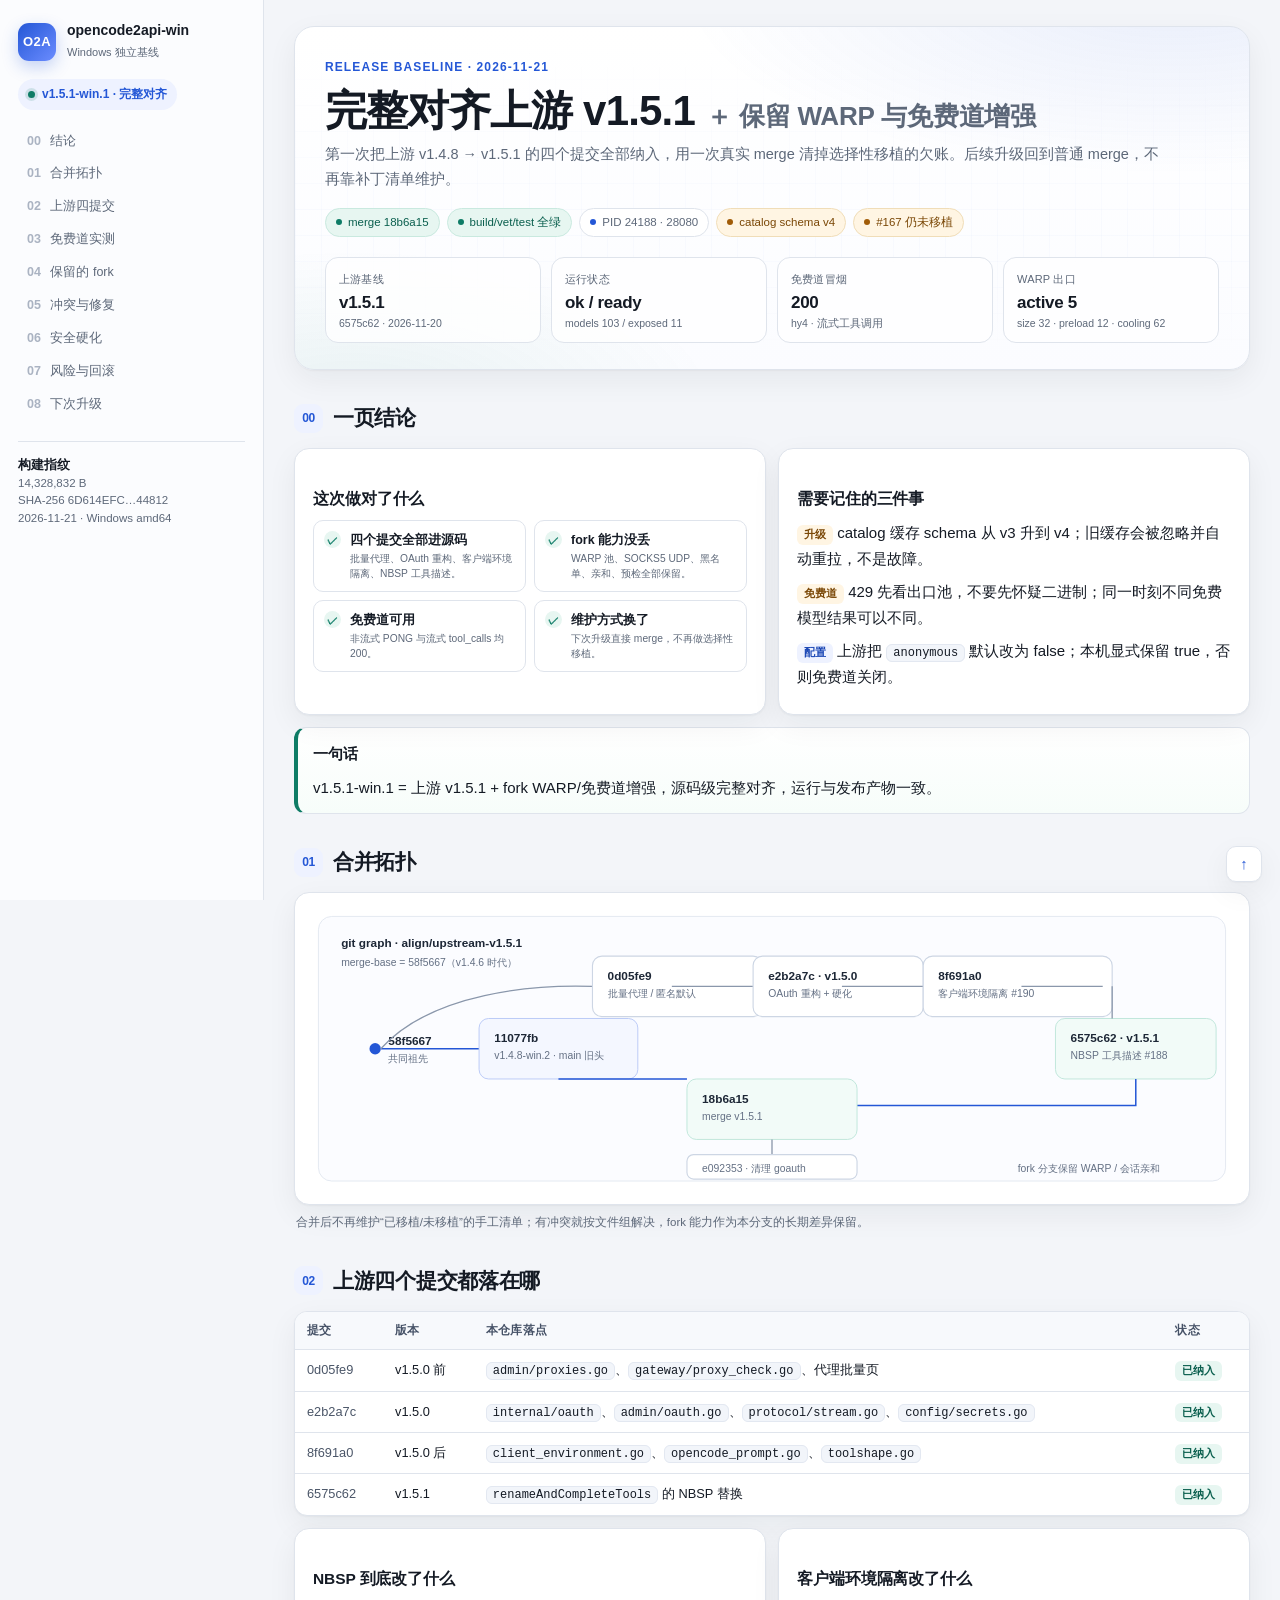
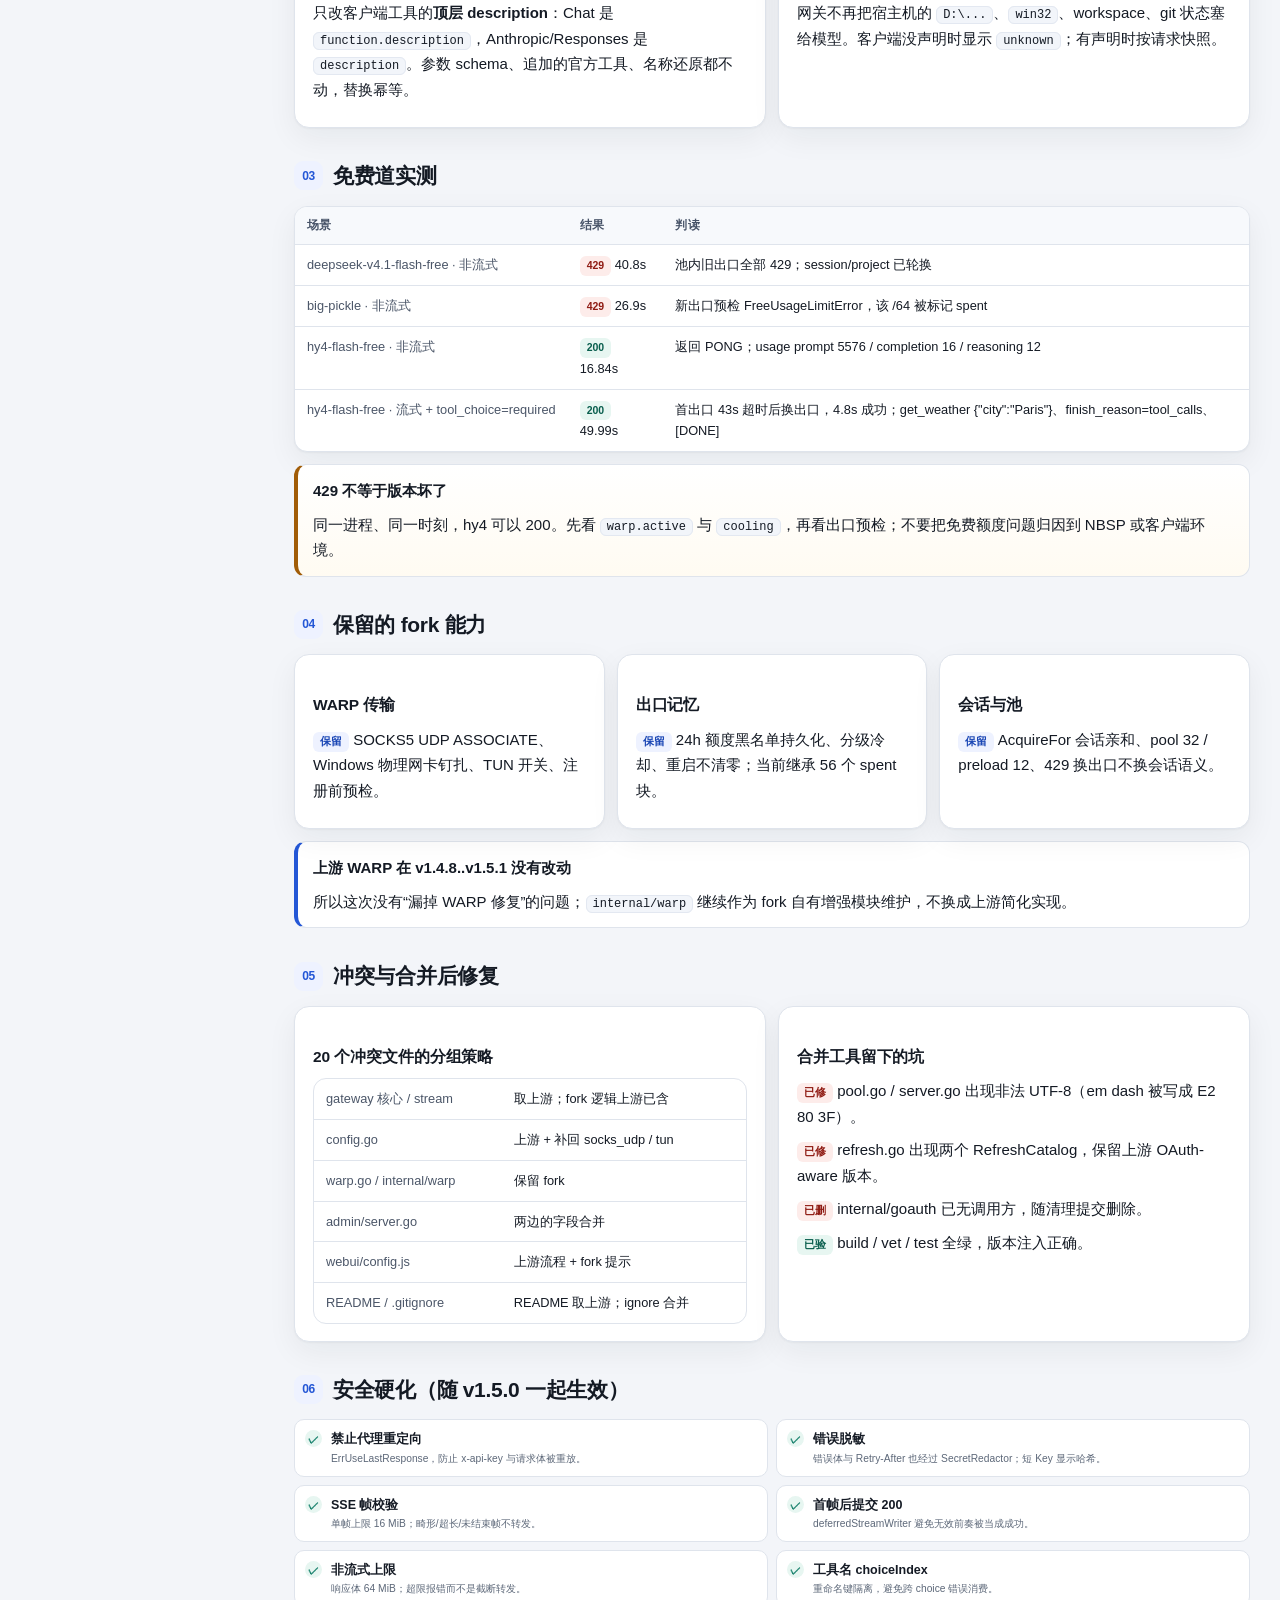
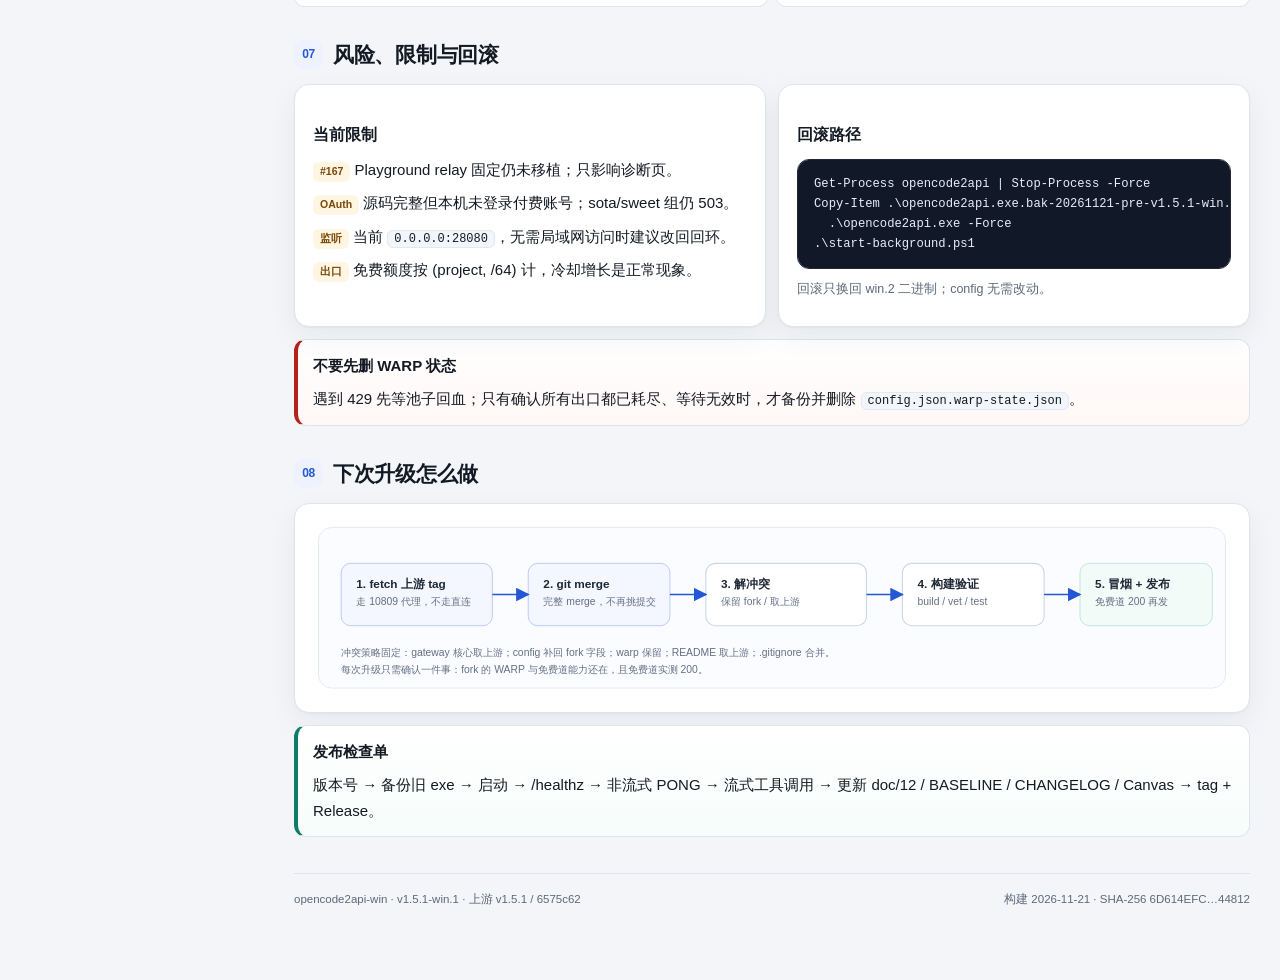
<file: doc/canvas/opencode2api-win-2026-11-21-v1.5.1-win.1.html>
<!doctype html>
<html lang="zh-CN">
<head>
<meta charset="utf-8">
<meta name="viewport" content="width=device-width, initial-scale=1">
<title>opencode2api-win 增量基线 · v1.5.1-win.1</title>
<style>
:root{
  --bg:#f3f5f9; --panel:#ffffff; --ink:#141a24; --muted:#5d6879; --line:#dfe4ec;
  --accent:#2457d6; --accent-soft:#eef2ff; --ok:#0e7c66; --ok-soft:#e7f6f1;
  --warn:#a15c07; --warn-soft:#fff5e3; --err:#b42318; --err-soft:#fdecea;
  --code:#111827; --code-ink:#e8eef8; --mono:ui-monospace,SFMono-Regular,Consolas,"Liberation Mono",Menlo,monospace;
  --shadow:0 1px 2px rgba(20,26,36,.04),0 10px 30px rgba(20,26,36,.06);
}
*{box-sizing:border-box}
html{scroll-behavior:smooth}
body{margin:0;background:var(--bg);color:var(--ink);font:15px/1.7 -apple-system,BlinkMacSystemFont,"Segoe UI","Noto Sans SC","Microsoft YaHei",sans-serif;-webkit-font-smoothing:antialiased}
a{color:var(--accent);text-decoration:none}
a:hover{text-decoration:underline}
.app{display:grid;grid-template-columns:264px minmax(0,1fr);min-height:100vh}
.sidebar{position:sticky;top:0;height:100vh;overflow:auto;padding:22px 18px;background:#fbfcfe;border-right:1px solid var(--line)}
.brand{display:flex;gap:11px;align-items:center;margin-bottom:18px}
.logo{width:38px;height:38px;border-radius:11px;display:grid;place-items:center;background:linear-gradient(135deg,#2457d6,#6b8cff);color:#fff;font-weight:800;font-size:13px;letter-spacing:.4px;box-shadow:0 6px 16px rgba(36,87,214,.25)}
.brand strong{display:block;font-size:14px;line-height:1.25}
.brand small{display:block;color:var(--muted);font-size:11px;margin-top:3px}
.ver{display:inline-flex;align-items:center;gap:7px;padding:5px 10px;border-radius:999px;background:var(--accent-soft);color:var(--accent);font-size:12px;font-weight:700;margin-bottom:16px}
.ver:before{content:"";width:7px;height:7px;border-radius:50%;background:var(--ok);box-shadow:0 0 0 3px rgba(14,124,102,.15)}
nav{display:flex;flex-direction:column;gap:2px}
nav a{padding:7px 9px;border-radius:8px;color:var(--muted);font-size:12.5px;line-height:1.35}
nav a:hover{background:#f0f3f9;color:var(--ink);text-decoration:none}
nav a b{color:#aab3c2;font-weight:600;display:inline-block;width:20px}
.side-foot{margin-top:22px;padding-top:14px;border-top:1px solid var(--line);color:var(--muted);font-size:11.5px;line-height:1.5}
.side-foot strong{color:var(--ink);font-size:12.5px}
main{min-width:0;padding:26px 30px 70px;max-width:1180px;margin:0 auto}
.hero{position:relative;overflow:hidden;border:1px solid var(--line);border-radius:20px;background:radial-gradient(700px 260px at 92% -10%,rgba(36,87,214,.10),transparent 70%),radial-gradient(520px 220px at 6% 110%,rgba(14,124,102,.08),transparent 70%),linear-gradient(180deg,#fff,#fbfcff);padding:30px 30px 26px;box-shadow:var(--shadow);margin-bottom:22px}
.hero:after{content:"";position:absolute;inset:0;pointer-events:none;opacity:.45;background-image:linear-gradient(rgba(36,87,214,.05) 1px,transparent 1px),linear-gradient(90deg,rgba(36,87,214,.05) 1px,transparent 1px);background-size:26px 26px;mask-image:linear-gradient(180deg,transparent,#000 60%,transparent)}
.eyebrow{color:var(--accent);font-size:12px;font-weight:700;letter-spacing:1.1px;text-transform:uppercase;position:relative;z-index:1}
h1{position:relative;z-index:1;font-size:clamp(27px,4vw,42px);line-height:1.12;margin:10px 0 8px;letter-spacing:-.8px}
h1 span{color:var(--muted);font-weight:600;font-size:.62em;letter-spacing:-.2px;white-space:nowrap}
.lede{position:relative;z-index:1;margin:0;color:var(--muted);max-width:840px;font-size:14.5px}
.badges{position:relative;z-index:1;display:flex;flex-wrap:wrap;gap:7px;margin:16px 0 20px}
.badge{display:inline-flex;align-items:center;gap:6px;border:1px solid var(--line);background:#fff;border-radius:999px;padding:4px 10px;font-size:11.5px;color:var(--muted)}
.badge:before{content:"";width:6px;height:6px;border-radius:50%;background:var(--accent)}
.badge.ok{background:var(--ok-soft);border-color:#c9e9df;color:#0a5f4e}.badge.ok:before{background:var(--ok)}
.badge.warn{background:var(--warn-soft);border-color:#f0ddb8;color:#7a4706}.badge.warn:before{background:var(--warn)}
.hero-grid{position:relative;z-index:1;display:grid;grid-template-columns:repeat(4,minmax(0,1fr));gap:10px}
.stat{border:1px solid var(--line);background:rgba(255,255,255,.82);border-radius:13px;padding:12px 13px}
.stat span{display:block;color:var(--muted);font-size:11px;letter-spacing:.2px}
.stat strong{display:block;font-size:17px;line-height:1.3;margin:3px 0 2px;letter-spacing:-.3px}
.stat small{display:block;color:var(--muted);font-size:10.5px;line-height:1.35}
section{margin:30px 0 0;scroll-margin-top:18px}
h2{display:flex;align-items:center;gap:10px;margin:0 0 12px;font-size:21px;letter-spacing:-.3px}
h2 .num{display:inline-grid;place-items:center;width:29px;height:29px;border-radius:9px;background:var(--accent-soft);color:var(--accent);font-size:12px;font-weight:800;flex:none}
h3{margin:20px 0 8px;font-size:15.5px;letter-spacing:-.1px}
p{margin:8px 0}
.muted{color:var(--muted)}
.small{font-size:12.5px}
.card{border:1px solid var(--line);background:var(--panel);border-radius:15px;padding:17px 18px;box-shadow:var(--shadow)}
.grid{display:grid;gap:12px}
.g2{grid-template-columns:repeat(2,minmax(0,1fr))}
.g3{grid-template-columns:repeat(3,minmax(0,1fr))}
.g4{grid-template-columns:repeat(4,minmax(0,1fr))}
.callout{border:1px solid var(--line);border-left:4px solid var(--accent);border-radius:12px;background:#fff;padding:13px 15px;margin:12px 0}
.callout.ok{border-left-color:var(--ok);background:linear-gradient(180deg,#fff,#f7fdfa)}
.callout.warn{border-left-color:var(--warn);background:linear-gradient(180deg,#fff,#fffbf2)}
.callout.err{border-left-color:var(--err);background:linear-gradient(180deg,#fff,#fff7f6)}
.callout strong{display:block;margin-bottom:3px}
.callout p:last-child{margin-bottom:0}
.k{font-family:var(--mono);font-size:12px;background:#f2f5fa;border:1px solid #e3e8f1;border-radius:6px;padding:1px 6px;white-space:nowrap}
.mono{font-family:var(--mono)}
.table-wrap{overflow:auto;border:1px solid var(--line);border-radius:13px;background:#fff;box-shadow:var(--shadow)}
table{width:100%;border-collapse:collapse;font-size:12.8px;min-width:620px}
th,td{padding:9px 12px;text-align:left;vertical-align:top;border-bottom:1px solid var(--line)}
th{background:#f7f9fc;color:#465267;font-size:11.5px;letter-spacing:.3px;font-weight:700;white-space:nowrap}
td:first-child{white-space:nowrap;color:#4b5668}
tbody tr:last-child td{border-bottom:0}
tbody tr:hover td{background:#fbfcff}
.tag{display:inline-block;border-radius:6px;padding:1px 7px;font-size:10.5px;font-weight:700;line-height:1.7;white-space:nowrap}
.tag.ok{background:var(--ok-soft);color:#0a5f4e}
.tag.info{background:var(--accent-soft);color:#1b47b5}
.tag.warn{background:var(--warn-soft);color:#7a4706}
.tag.err{background:var(--err-soft);color:#8f1b13}
.tag.gray{background:#f0f3f8;color:#576274}
pre{margin:10px 0;background:var(--code);color:var(--code-ink);border-radius:12px;padding:14px 16px;overflow:auto;font:12.2px/1.65 var(--mono);border:1px solid #1f2937}
pre code{font:inherit;white-space:pre}
.diagram{border:1px solid var(--line);border-radius:15px;background:#fff;padding:14px;box-shadow:var(--shadow);overflow:auto}
.diagram svg{display:block;width:100%;height:auto;min-width:640px}
.caption{color:var(--muted);font-size:11.5px;margin:8px 2px 0}
.svg-box{fill:#fff;stroke:#cdd6e4;stroke-width:1.2}
.svg-box-accent{fill:#f4f7ff;stroke:#b9c9f7}
.svg-box-ok{fill:#f2fbf8;stroke:#bfe6da}
.svg-title{font:700 12.5px "Segoe UI","Noto Sans SC",sans-serif;fill:#1d2736}
.svg-sub{font:11px "Segoe UI","Noto Sans SC",sans-serif;fill:#647084}
.svg-arrow{stroke:#8a97ab;stroke-width:1.4;fill:none}
.svg-arrow-accent{stroke:#2457d6;stroke-width:1.6;fill:none}
.checks{display:grid;grid-template-columns:repeat(2,minmax(0,1fr));gap:8px;margin:8px 0}
.check{display:flex;gap:9px;align-items:flex-start;border:1px solid var(--line);border-radius:10px;padding:9px 10px;background:#fff;font-size:12.3px}
.check .mark{width:17px;height:17px;border-radius:50%;background:var(--ok-soft);color:var(--ok);display:grid;place-items:center;font-size:11px;font-weight:800;flex:none;margin-top:1px}
.check .mark.w{background:var(--warn-soft);color:var(--warn)}
.check b{display:block;font-size:12.5px}
.check small{display:block;color:var(--muted);line-height:1.45;margin-top:1px}
.footer{margin-top:36px;padding-top:16px;border-top:1px solid var(--line);color:var(--muted);font-size:11.5px;display:flex;justify-content:space-between;gap:16px;flex-wrap:wrap}
.to-top{position:fixed;right:18px;bottom:18px;width:36px;height:36px;border-radius:10px;display:grid;place-items:center;background:#fff;border:1px solid var(--line);color:var(--accent);box-shadow:var(--shadow);font-size:15px}
.to-top:hover{text-decoration:none;background:var(--accent-soft)}
@media (max-width:980px){
  .app{grid-template-columns:1fr}
  .sidebar{position:relative;height:auto;border-right:0;border-bottom:1px solid var(--line);padding:16px 18px}
  nav{flex-direction:row;overflow:auto;gap:4px;padding-bottom:2px}
  nav a{white-space:nowrap;background:#f4f7fb}
  .side-foot{display:none}
  main{padding:20px 16px 54px}
  .hero{padding:24px 18px 20px;border-radius:16px}
  .hero-grid{grid-template-columns:repeat(2,minmax(0,1fr))}
  .g3,.g4{grid-template-columns:repeat(2,minmax(0,1fr))}
}
@media (max-width:620px){.g2,.g3,.g4,.checks{grid-template-columns:1fr}h1 span{display:block;margin-top:4px}}
@media print{.sidebar,.to-top{display:none}.app{display:block}main{max-width:none;padding:0}body{background:#fff}.hero,.card,.diagram,.table-wrap{box-shadow:none}section{break-inside:avoid}}
</style>
</head>
<body>
<div class="app">
<aside class="sidebar">
  <div class="brand">
    <div class="logo">O2A</div>
    <div><strong>opencode2api-win</strong><small>Windows 独立基线</small></div>
  </div>
  <div class="ver">v1.5.1-win.1 · 完整对齐</div>
  <nav>
    <a href="#s0"><b>00</b> 结论</a>
    <a href="#s1"><b>01</b> 合并拓扑</a>
    <a href="#s2"><b>02</b> 上游四提交</a>
    <a href="#s3"><b>03</b> 免费道实测</a>
    <a href="#s4"><b>04</b> 保留的 fork</a>
    <a href="#s5"><b>05</b> 冲突与修复</a>
    <a href="#s6"><b>06</b> 安全硬化</a>
    <a href="#s7"><b>07</b> 风险与回滚</a>
    <a href="#s8"><b>08</b> 下次升级</a>
  </nav>
  <div class="side-foot">
    <strong>构建指纹</strong><br>
    14,328,832 B<br>
    SHA-256 6D614EFC…44812<br>
    2026-11-21 · Windows amd64
  </div>
</aside>

<main>
  <header class="hero">
    <div class="eyebrow">Release baseline · 2026-11-21</div>
    <h1>完整对齐上游 v1.5.1 <span>＋ 保留 WARP 与免费道增强</span></h1>
    <p class="lede">第一次把上游 v1.4.8 → v1.5.1 的四个提交全部纳入，用一次真实 merge 清掉选择性移植的欠账。后续升级回到普通 merge，不再靠补丁清单维护。</p>
    <div class="badges">
      <span class="badge ok">merge 18b6a15</span>
      <span class="badge ok">build/vet/test 全绿</span>
      <span class="badge">PID 24188 · 28080</span>
      <span class="badge warn">catalog schema v4</span>
      <span class="badge warn">#167 仍未移植</span>
    </div>
    <div class="hero-grid">
      <div class="stat"><span>上游基线</span><strong>v1.5.1</strong><small>6575c62 · 2026-11-20</small></div>
      <div class="stat"><span>运行状态</span><strong>ok / ready</strong><small>models 103 / exposed 11</small></div>
      <div class="stat"><span>免费道冒烟</span><strong>200</strong><small>hy4 · 流式工具调用</small></div>
      <div class="stat"><span>WARP 出口</span><strong>active 5</strong><small>size 32 · preload 12 · cooling 62</small></div>
    </div>
  </header>

  <section id="s0">
    <h2><span class="num">00</span>一页结论</h2>
    <div class="grid g2">
      <div class="card">
        <h3>这次做对了什么</h3>
        <div class="checks">
          <div class="check"><div class="mark">✓</div><div><b>四个提交全部进源码</b><small>批量代理、OAuth 重构、客户端环境隔离、NBSP 工具描述。</small></div></div>
          <div class="check"><div class="mark">✓</div><div><b>fork 能力没丢</b><small>WARP 池、SOCKS5 UDP、黑名单、亲和、预检全部保留。</small></div></div>
          <div class="check"><div class="mark">✓</div><div><b>免费道可用</b><small>非流式 PONG 与流式 tool_calls 均 200。</small></div></div>
          <div class="check"><div class="mark">✓</div><div><b>维护方式换了</b><small>下次升级直接 merge，不再做选择性移植。</small></div></div>
        </div>
      </div>
      <div class="card">
        <h3>需要记住的三件事</h3>
        <p><span class="tag warn">升级</span> catalog 缓存 schema 从 v3 升到 v4；旧缓存会被忽略并自动重拉，不是故障。</p>
        <p><span class="tag warn">免费道</span> 429 先看出口池，不要先怀疑二进制；同一时刻不同免费模型结果可以不同。</p>
        <p><span class="tag info">配置</span> 上游把 <span class="k">anonymous</span> 默认改为 false；本机显式保留 true，否则免费道关闭。</p>
      </div>
    </div>
    <div class="callout ok">
      <strong>一句话</strong>
      <p>v1.5.1-win.1 = 上游 v1.5.1 + fork WARP/免费道增强，源码级完整对齐，运行与发布产物一致。</p>
    </div>
  </section>

  <section id="s1">
    <h2><span class="num">01</span>合并拓扑</h2>
    <div class="diagram">
      <svg viewBox="0 0 980 300" xmlns="http://www.w3.org/2000/svg" role="img" aria-label="合并拓扑">
        <rect x="10" y="10" width="960" height="280" rx="14" fill="#fbfcff" stroke="#e3e8f1"/>
        <text x="34" y="42" class="svg-title">git graph · align/upstream-v1.5.1</text>
        <text x="34" y="62" class="svg-sub">merge-base = 58f5667（v1.4.6 时代）</text>

        <circle cx="70" cy="150" r="6" fill="#2457d6"/>
        <text x="84" y="146" class="svg-title">58f5667</text>
        <text x="84" y="164" class="svg-sub">共同祖先</text>

        <path d="M76 150 H180" class="svg-arrow-accent"/>
        <rect x="180" y="118" width="168" height="64" rx="10" class="svg-box-accent"/>
        <text x="196" y="143" class="svg-title">11077fb</text>
        <text x="196" y="161" class="svg-sub">v1.4.8-win.2 · main 旧头</text>

        <path d="M76 150 C130 90 240 82 300 84" class="svg-arrow"/>
        <rect x="300" y="52" width="180" height="64" rx="10" class="svg-box"/>
        <text x="316" y="77" class="svg-title">0d05fe9</text>
        <text x="316" y="95" class="svg-sub">批量代理 / 匿名默认</text>

        <path d="M384 84 H470" class="svg-arrow"/>
        <rect x="470" y="52" width="180" height="64" rx="10" class="svg-box"/>
        <text x="486" y="77" class="svg-title">e2b2a7c · v1.5.0</text>
        <text x="486" y="95" class="svg-sub">OAuth 重构 + 硬化</text>

        <path d="M564 84 H650" class="svg-arrow"/>
        <rect x="650" y="52" width="200" height="64" rx="10" class="svg-box"/>
        <text x="666" y="77" class="svg-title">8f691a0</text>
        <text x="666" y="95" class="svg-sub">客户端环境隔离 #190</text>

        <path d="M754 84 H840" class="svg-arrow"/>
        <rect x="790" y="118" width="170" height="64" rx="10" class="svg-box-ok"/>
        <text x="806" y="143" class="svg-title">6575c62 · v1.5.1</text>
        <text x="806" y="161" class="svg-sub">NBSP 工具描述 #188</text>
        <path d="M850 84 V118" class="svg-arrow"/>

        <path d="M264 182 H400" class="svg-arrow-accent"/>
        <path d="M875 182 V210 H470" class="svg-arrow-accent"/>
        <rect x="400" y="182" width="180" height="64" rx="10" class="svg-box-ok"/>
        <text x="416" y="207" class="svg-title">18b6a15</text>
        <text x="416" y="225" class="svg-sub">merge v1.5.1</text>

        <path d="M490 246 V262" class="svg-arrow"/>
        <rect x="400" y="262" width="180" height="26" rx="7" class="svg-box"/>
        <text x="416" y="280" class="svg-sub">e092353 · 清理 goauth</text>

        <text x="750" y="280" class="svg-sub">fork 分支保留 WARP / 会话亲和</text>
      </svg>
    </div>
    <p class="caption">合并后不再维护“已移植/未移植”的手工清单；有冲突就按文件组解决，fork 能力作为本分支的长期差异保留。</p>
  </section>

  <section id="s2">
    <h2><span class="num">02</span>上游四个提交都落在哪</h2>
    <div class="table-wrap">
      <table>
        <thead><tr><th>提交</th><th>版本</th><th>本仓库落点</th><th>状态</th></tr></thead>
        <tbody>
          <tr><td>0d05fe9</td><td>v1.5.0 前</td><td><span class="k">admin/proxies.go</span>、<span class="k">gateway/proxy_check.go</span>、代理批量页</td><td><span class="tag ok">已纳入</span></td></tr>
          <tr><td>e2b2a7c</td><td>v1.5.0</td><td><span class="k">internal/oauth</span>、<span class="k">admin/oauth.go</span>、<span class="k">protocol/stream.go</span>、<span class="k">config/secrets.go</span></td><td><span class="tag ok">已纳入</span></td></tr>
          <tr><td>8f691a0</td><td>v1.5.0 后</td><td><span class="k">client_environment.go</span>、<span class="k">opencode_prompt.go</span>、<span class="k">toolshape.go</span></td><td><span class="tag ok">已纳入</span></td></tr>
          <tr><td>6575c62</td><td>v1.5.1</td><td><span class="k">renameAndCompleteTools</span> 的 NBSP 替换</td><td><span class="tag ok">已纳入</span></td></tr>
        </tbody>
      </table>
    </div>
    <div class="grid g2" style="margin-top:12px">
      <div class="card">
        <h3>NBSP 到底改了什么</h3>
        <p>只改客户端工具的<b>顶层 description</b>：Chat 是 <span class="k">function.description</span>，Anthropic/Responses 是 <span class="k">description</span>。参数 schema、追加的官方工具、名称还原都不动，替换幂等。</p>
      </div>
      <div class="card">
        <h3>客户端环境隔离改了什么</h3>
        <p>网关不再把宿主机的 <span class="k">D:\...</span>、<span class="k">win32</span>、workspace、git 状态塞给模型。客户端没声明时显示 <span class="k">unknown</span>；有声明时按请求快照。</p>
      </div>
    </div>
  </section>

  <section id="s3">
    <h2><span class="num">03</span>免费道实测</h2>
    <div class="table-wrap">
      <table>
        <thead><tr><th>场景</th><th>结果</th><th>判读</th></tr></thead>
        <tbody>
          <tr><td>deepseek-v4.1-flash-free · 非流式</td><td><span class="tag err">429</span> 40.8s</td><td>池内旧出口全部 429；session/project 已轮换</td></tr>
          <tr><td>big-pickle · 非流式</td><td><span class="tag err">429</span> 26.9s</td><td>新出口预检 FreeUsageLimitError，该 /64 被标记 spent</td></tr>
          <tr><td>hy4-flash-free · 非流式</td><td><span class="tag ok">200</span> 16.84s</td><td>返回 PONG；usage prompt 5576 / completion 16 / reasoning 12</td></tr>
          <tr><td>hy4-flash-free · 流式 + tool_choice=required</td><td><span class="tag ok">200</span> 49.99s</td><td>首出口 43s 超时后换出口，4.8s 成功；get_weather {"city":"Paris"}、finish_reason=tool_calls、[DONE]</td></tr>
        </tbody>
      </table>
    </div>
    <div class="callout warn">
      <strong>429 不等于版本坏了</strong>
      <p>同一进程、同一时刻，hy4 可以 200。先看 <span class="k">warp.active</span> 与 <span class="k">cooling</span>，再看出口预检；不要把免费额度问题归因到 NBSP 或客户端环境。</p>
    </div>
  </section>

  <section id="s4">
    <h2><span class="num">04</span>保留的 fork 能力</h2>
    <div class="grid g3">
      <div class="card">
        <h3>WARP 传输</h3>
        <p><span class="tag info">保留</span> SOCKS5 UDP ASSOCIATE、Windows 物理网卡钉扎、TUN 开关、注册前预检。</p>
      </div>
      <div class="card">
        <h3>出口记忆</h3>
        <p><span class="tag info">保留</span> 24h 额度黑名单持久化、分级冷却、重启不清零；当前继承 56 个 spent 块。</p>
      </div>
      <div class="card">
        <h3>会话与池</h3>
        <p><span class="tag info">保留</span> AcquireFor 会话亲和、pool 32 / preload 12、429 换出口不换会话语义。</p>
      </div>
    </div>
    <div class="callout">
      <strong>上游 WARP 在 v1.4.8..v1.5.1 没有改动</strong>
      <p>所以这次没有“漏掉 WARP 修复”的问题；<span class="k">internal/warp</span> 继续作为 fork 自有增强模块维护，不换成上游简化实现。</p>
    </div>
  </section>

  <section id="s5">
    <h2><span class="num">05</span>冲突与合并后修复</h2>
    <div class="grid g2">
      <div class="card">
        <h3>20 个冲突文件的分组策略</h3>
        <div class="table-wrap" style="box-shadow:none">
          <table style="min-width:0">
            <tbody>
              <tr><td>gateway 核心 / stream</td><td>取上游；fork 逻辑上游已含</td></tr>
              <tr><td>config.go</td><td>上游 + 补回 socks_udp / tun</td></tr>
              <tr><td>warp.go / internal/warp</td><td>保留 fork</td></tr>
              <tr><td>admin/server.go</td><td>两边的字段合并</td></tr>
              <tr><td>webui/config.js</td><td>上游流程 + fork 提示</td></tr>
              <tr><td>README / .gitignore</td><td>README 取上游；ignore 合并</td></tr>
            </tbody>
          </table>
        </div>
      </div>
      <div class="card">
        <h3>合并工具留下的坑</h3>
        <p><span class="tag err">已修</span> pool.go / server.go 出现非法 UTF-8（em dash 被写成 E2 80 3F）。</p>
        <p><span class="tag err">已修</span> refresh.go 出现两个 RefreshCatalog，保留上游 OAuth-aware 版本。</p>
        <p><span class="tag err">已删</span> internal/goauth 已无调用方，随清理提交删除。</p>
        <p><span class="tag ok">已验</span> build / vet / test 全绿，版本注入正确。</p>
      </div>
    </div>
  </section>

  <section id="s6">
    <h2><span class="num">06</span>安全硬化（随 v1.5.0 一起生效）</h2>
    <div class="checks">
      <div class="check"><div class="mark">✓</div><div><b>禁止代理重定向</b><small>ErrUseLastResponse，防止 x-api-key 与请求体被重放。</small></div></div>
      <div class="check"><div class="mark">✓</div><div><b>错误脱敏</b><small>错误体与 Retry-After 也经过 SecretRedactor；短 Key 显示哈希。</small></div></div>
      <div class="check"><div class="mark">✓</div><div><b>SSE 帧校验</b><small>单帧上限 16 MiB；畸形/超长/未结束帧不转发。</small></div></div>
      <div class="check"><div class="mark">✓</div><div><b>首帧后提交 200</b><small>deferredStreamWriter 避免无效前奏被当成成功。</small></div></div>
      <div class="check"><div class="mark">✓</div><div><b>非流式上限</b><small>响应体 64 MiB；超限报错而不是截断转发。</small></div></div>
      <div class="check"><div class="mark">✓</div><div><b>工具名 choiceIndex</b><small>重命名键隔离，避免跨 choice 错误消费。</small></div></div>
    </div>
  </section>

  <section id="s7">
    <h2><span class="num">07</span>风险、限制与回滚</h2>
    <div class="grid g2">
      <div class="card">
        <h3>当前限制</h3>
        <p><span class="tag warn">#167</span> Playground relay 固定仍未移植；只影响诊断页。</p>
        <p><span class="tag warn">OAuth</span> 源码完整但本机未登录付费账号；sota/sweet 组仍 503。</p>
        <p><span class="tag warn">监听</span> 当前 <span class="k">0.0.0.0:28080</span>，无需局域网访问时建议改回回环。</p>
        <p><span class="tag warn">出口</span> 免费额度按 (project, /64) 计，冷却增长是正常现象。</p>
      </div>
      <div class="card">
        <h3>回滚路径</h3>
        <pre><code>Get-Process opencode2api | Stop-Process -Force
Copy-Item .\opencode2api.exe.bak-20261121-pre-v1.5.1-win.1 `
  .\opencode2api.exe -Force
.\start-background.ps1</code></pre>
        <p class="small muted">回滚只换回 win.2 二进制；config 无需改动。</p>
      </div>
    </div>
    <div class="callout err">
      <strong>不要先删 WARP 状态</strong>
      <p>遇到 429 先等池子回血；只有确认所有出口都已耗尽、等待无效时，才备份并删除 <span class="k">config.json.warp-state.json</span>。</p>
    </div>
  </section>

  <section id="s8">
    <h2><span class="num">08</span>下次升级怎么做</h2>
    <div class="diagram">
      <svg viewBox="0 0 980 190" xmlns="http://www.w3.org/2000/svg" role="img" aria-label="升级流程">
        <defs>
          <marker id="a" markerWidth="9" markerHeight="9" refX="8" refY="4.5" orient="auto"><path d="M0,0 L9,4.5 L0,9 z" fill="#2457d6"/></marker>
        </defs>
        <rect x="10" y="10" width="960" height="170" rx="14" fill="#fbfcff" stroke="#e3e8f1"/>
        <g>
          <rect x="34" y="48" width="160" height="66" rx="10" class="svg-box-accent"/>
          <text x="50" y="74" class="svg-title">1. fetch 上游 tag</text>
          <text x="50" y="92" class="svg-sub">走 10809 代理，不走直连</text>

          <rect x="232" y="48" width="150" height="66" rx="10" class="svg-box-accent"/>
          <text x="248" y="74" class="svg-title">2. git merge</text>
          <text x="248" y="92" class="svg-sub">完整 merge，不再挑提交</text>

          <rect x="420" y="48" width="170" height="66" rx="10" class="svg-box"/>
          <text x="436" y="74" class="svg-title">3. 解冲突</text>
          <text x="436" y="92" class="svg-sub">保留 fork / 取上游</text>

          <rect x="628" y="48" width="150" height="66" rx="10" class="svg-box"/>
          <text x="644" y="74" class="svg-title">4. 构建验证</text>
          <text x="644" y="92" class="svg-sub">build / vet / test</text>

          <rect x="816" y="48" width="140" height="66" rx="10" class="svg-box-ok"/>
          <text x="832" y="74" class="svg-title">5. 冒烟 + 发布</text>
          <text x="832" y="92" class="svg-sub">免费道 200 再发</text>

          <path d="M194 81 H232" class="svg-arrow-accent" marker-end="url(#a)"/>
          <path d="M382 81 H420" class="svg-arrow-accent" marker-end="url(#a)"/>
          <path d="M590 81 H628" class="svg-arrow-accent" marker-end="url(#a)"/>
          <path d="M778 81 H816" class="svg-arrow-accent" marker-end="url(#a)"/>
        </g>
        <text x="34" y="146" class="svg-sub">冲突策略固定：gateway 核心取上游；config 补回 fork 字段；warp 保留；README 取上游；.gitignore 合并。</text>
        <text x="34" y="164" class="svg-sub">每次升级只需确认一件事：fork 的 WARP 与免费道能力还在，且免费道实测 200。</text>
      </svg>
    </div>
    <div class="callout ok">
      <strong>发布检查单</strong>
      <p>版本号 → 备份旧 exe → 启动 → /healthz → 非流式 PONG → 流式工具调用 → 更新 doc/12 / BASELINE / CHANGELOG / Canvas → tag + Release。</p>
    </div>
  </section>

  <div class="footer">
    <span>opencode2api-win · v1.5.1-win.1 · 上游 v1.5.1 / 6575c62</span>
    <span>构建 2026-11-21 · SHA-256 6D614EFC…44812</span>
  </div>
</main>
</div>
<a class="to-top" href="#" aria-label="回到顶部">↑</a>
</body>
</html>
</file>
